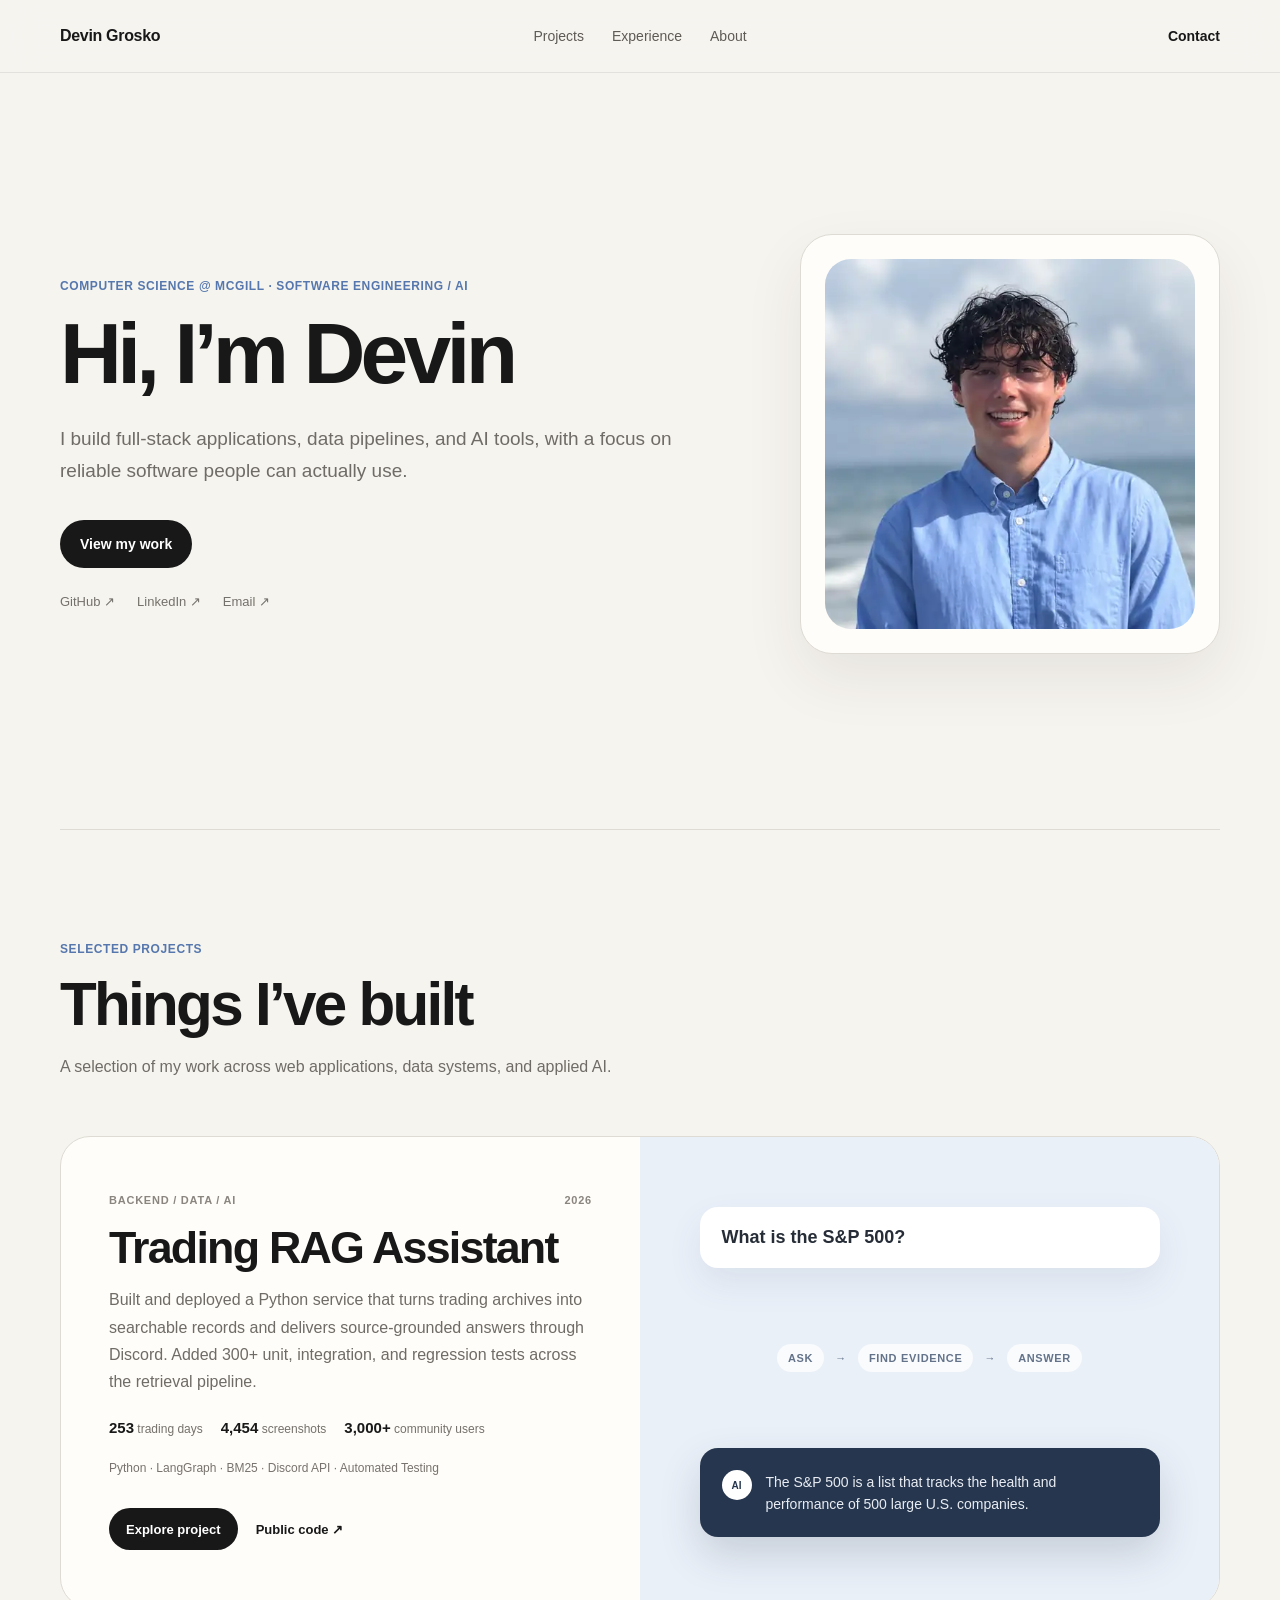
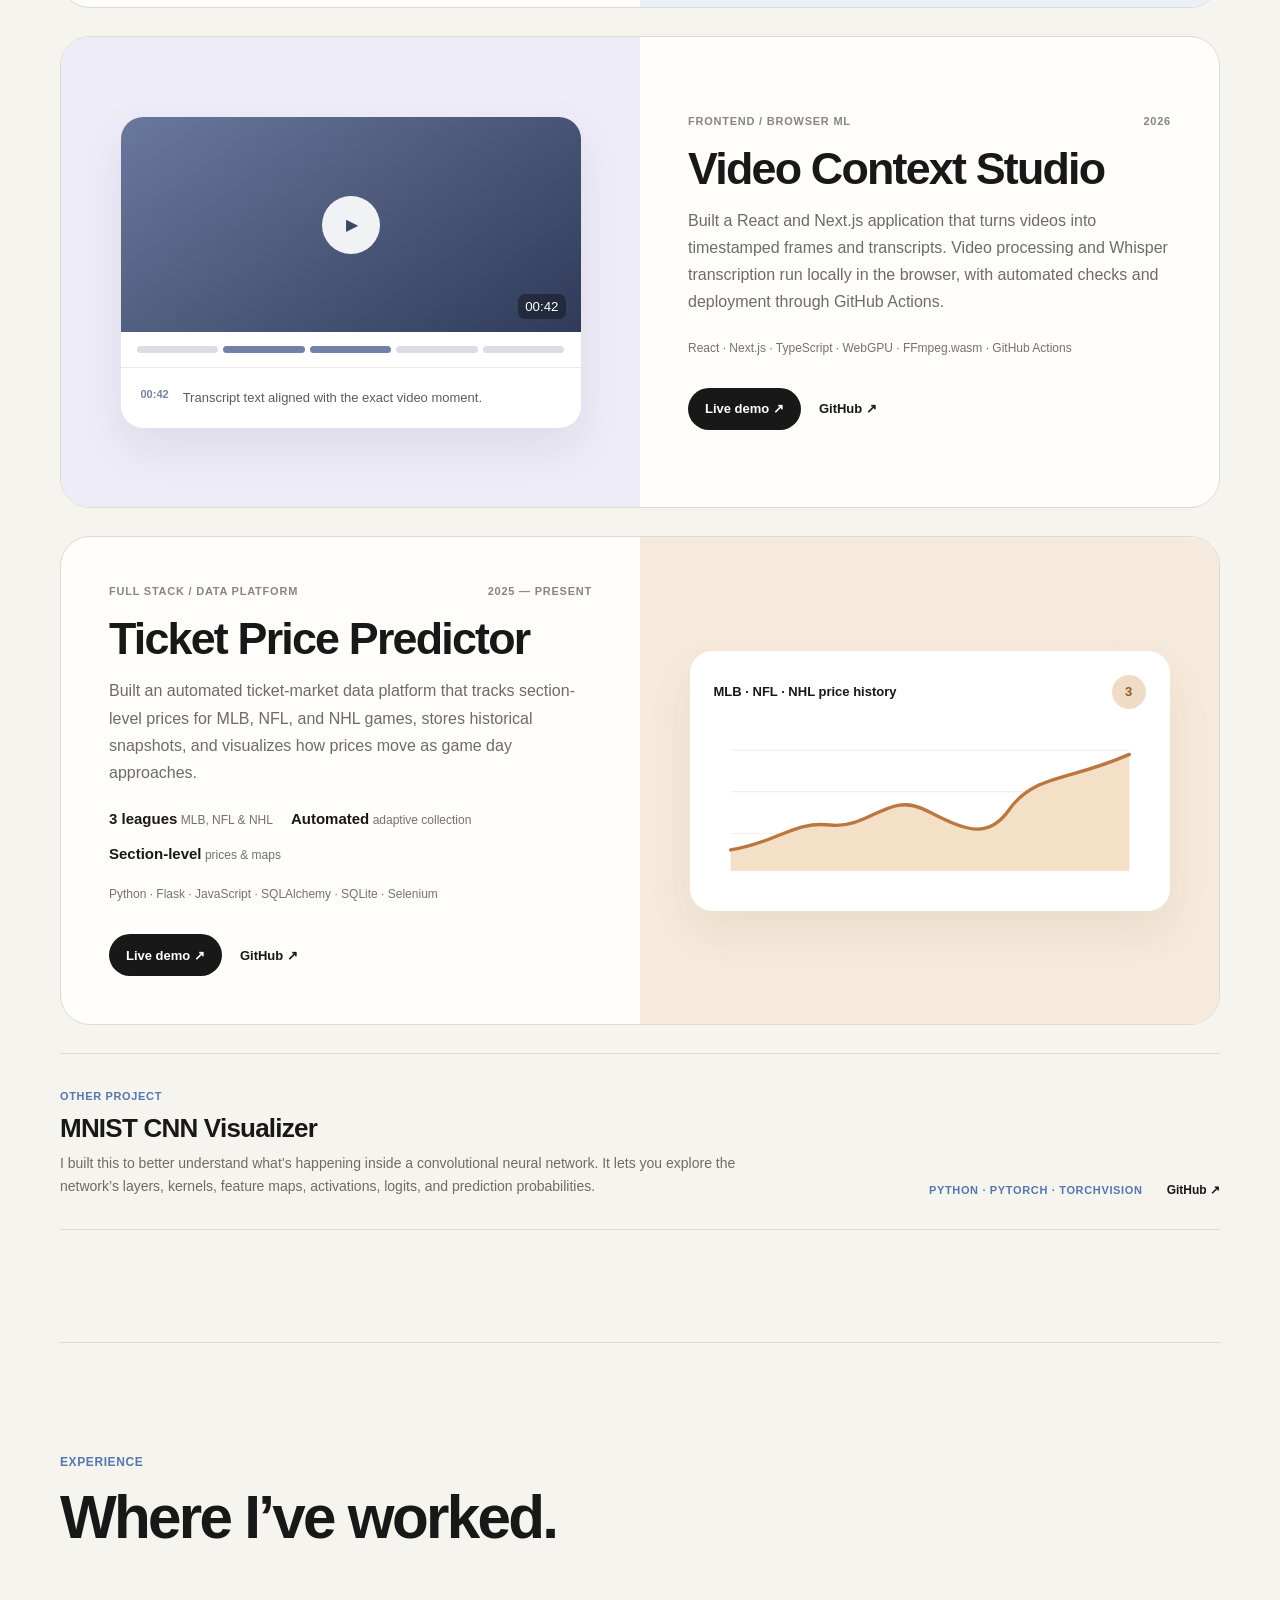
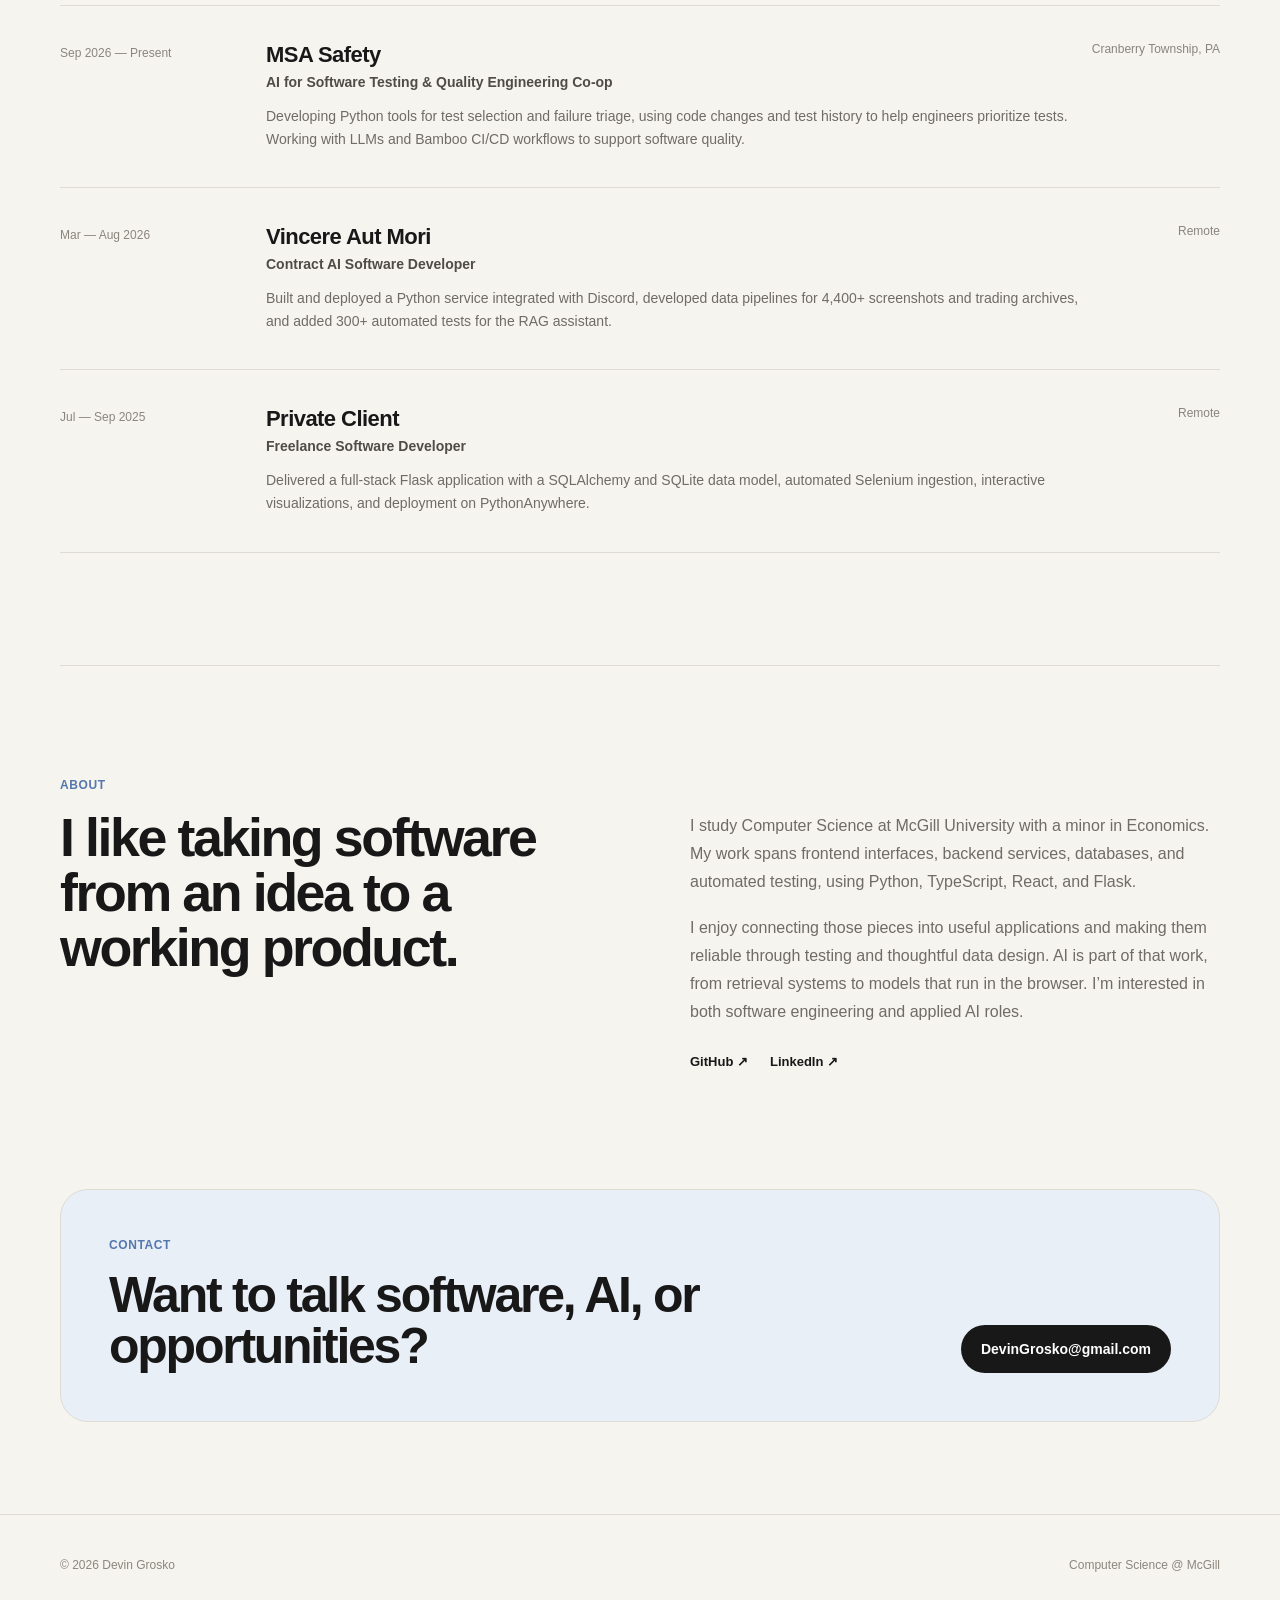
<file: index.html>
<!doctype html>
<html lang="en">
<head>
  <meta charset="utf-8" />
  <meta name="viewport" content="width=device-width, initial-scale=1" />
  <meta name="theme-color" content="#f6f4ef" />
  <meta name="description" content="Devin Grosko — Computer Science student at McGill building full-stack applications, data pipelines, and applied AI systems." />
  <meta property="og:title" content="Devin Grosko — Software Engineering & AI" />
  <meta property="og:description" content="Full-stack applications, data pipelines, testing, and applied AI." />
  <meta property="og:type" content="website" />
  <title>Devin Grosko — Software Engineering & AI</title>
  <link rel="stylesheet" href="home.css?v=1" />
  <link rel="stylesheet" href="portrait.css?v=1" />
</head>
<body>
  <header class="home-header">
    <div class="home-shell header-inner">
      <a class="wordmark" href="#top">Devin Grosko</a>
      <nav aria-label="Primary navigation">
        <a href="#projects">Projects</a>
        <a href="#experience">Experience</a>
        <a href="#about">About</a>
      </nav>
      <a class="header-link" href="mailto:DevinGrosko@gmail.com">Contact</a>
    </div>
  </header>

  <main id="top">
    <section class="home-shell hero-simple">
      <div class="hero-text reveal">
        <p class="hero-eyebrow">Computer Science @ McGill · Software Engineering / AI</p>
        <h1>Hi, I’m Devin</h1>
        <p class="hero-intro">I build full-stack applications, data pipelines, and AI tools, with a focus on reliable software people can actually use.</p>
        <div class="hero-actions-simple">
          <a class="primary-link" href="#projects">View my work</a>
        </div>
        <div class="hero-socials">
          <a href="https://github.com/DevingGrosko" target="_blank" rel="noreferrer">GitHub ↗</a>
          <a href="https://www.linkedin.com/in/devin-grosko-759a92289/" target="_blank" rel="noreferrer">LinkedIn ↗</a>
          <a href="mailto:DevinGrosko@gmail.com">Email ↗</a>
        </div>
      </div>

      <div class="portrait-card reveal" aria-label="Portrait of Devin Grosko">
        <div class="portrait-photo" role="img" aria-label="Devin Grosko headshot"></div>
      </div>
    </section>

    <section id="projects" class="home-shell home-section">
      <div class="section-intro reveal">
        <p class="section-label">Selected projects</p>
        <h2>Things I’ve built</h2>
        <p>A selection of my work across web applications, data systems, and applied AI.</p>
      </div>

      <div class="featured-projects">
        <article class="project-row reveal">
          <div class="project-copy-simple">
            <div class="project-topline"><span>Backend / Data / AI</span><span>2026</span></div>
            <h3>Trading RAG Assistant</h3>
            <p>Built and deployed a Python service that turns trading archives into searchable records and delivers source-grounded answers through Discord. Added 300+ unit, integration, and regression tests across the retrieval pipeline.</p>
            <div class="project-stats-inline"><span><strong>253</strong> trading days</span><span><strong>4,454</strong> screenshots</span><span><strong>3,000+</strong> community users</span></div>
            <div class="tech-list">Python · LangGraph · BM25 · Discord API · Automated Testing</div>
            <div class="project-actions-simple">
              <a class="primary-link small" href="trading-rag.html">Explore project</a>
              <a class="text-link" href="https://github.com/DevingGrosko/TradingResearchPipeline" target="_blank" rel="noreferrer">Public code ↗</a>
            </div>
          </div>
          <div class="project-art rag-art" aria-hidden="true">
            <div class="rag-bubble">What is the S&P 500?</div>
            <div class="rag-step-row"><span>Ask</span><i>→</i><span>Find evidence</span><i>→</i><span>Answer</span></div>
            <div class="rag-answer-card"><b>AI</b><p>The S&P 500 is a list that tracks the health and performance of 500 large U.S. companies.</p></div>
          </div>
        </article>

        <article class="project-row reverse reveal">
          <div class="project-copy-simple">
            <div class="project-topline"><span>Frontend / Browser ML</span><span>2026</span></div>
            <h3>Video Context Studio</h3>
            <p>Built a React and Next.js application that turns videos into timestamped frames and transcripts. Video processing and Whisper transcription run locally in the browser, with automated checks and deployment through GitHub Actions.</p>
            <div class="tech-list">React · Next.js · TypeScript · WebGPU · FFmpeg.wasm · GitHub Actions</div>
            <div class="project-actions-simple">
              <a class="primary-link small" href="https://devinggrosko.github.io/video-context-studio/" target="_blank" rel="noreferrer">Live demo ↗</a>
              <a class="text-link" href="https://github.com/DevingGrosko/video-context-studio" target="_blank" rel="noreferrer">GitHub ↗</a>
            </div>
          </div>
          <div class="project-art video-art" aria-hidden="true">
            <div class="video-card-simple">
              <div class="video-screen-simple"><span>▶</span><small>00:42</small></div>
              <div class="video-progress"><i></i><i></i><i></i><i></i><i></i></div>
              <div class="transcript-simple"><b>00:42</b><p>Transcript text aligned with the exact video moment.</p></div>
            </div>
          </div>
        </article>

        <article class="project-row reveal">
          <div class="project-copy-simple">
            <div class="project-topline"><span>Full Stack / Data Platform</span><span>2025 — Present</span></div>
            <h3>Ticket Price Predictor</h3>
            <p>Built an automated ticket-market data platform that tracks section-level prices for MLB, NFL, and NHL games, stores historical snapshots, and visualizes how prices move as game day approaches.</p>
            <div class="project-stats-inline"><span><strong>3 leagues</strong> MLB, NFL & NHL</span><span><strong>Automated</strong> adaptive collection</span><span><strong>Section-level</strong> prices & maps</span></div>
            <div class="tech-list">Python · Flask · JavaScript · SQLAlchemy · SQLite · Selenium</div>
            <div class="project-actions-simple">
              <a class="primary-link small" href="https://bunnyjeff.pythonanywhere.com/" target="_blank" rel="noreferrer">Live demo ↗</a>
              <a class="text-link" href="https://github.com/DevingGrosko/TicketPricePredictor-Public" target="_blank" rel="noreferrer">GitHub ↗</a>
            </div>
          </div>
          <div class="project-art ticket-art" aria-hidden="true">
            <div class="ticket-card-simple">
              <div class="ticket-card-head"><span>MLB · NFL · NHL price history</span><b>3</b></div>
              <svg viewBox="0 0 520 200" aria-hidden="true">
                <path class="chart-grid" d="M20 40H500M20 90H500M20 140H500M20 185H500" />
                <path class="chart-fill" d="M20 160 C80 150,95 125,140 130 S210 92,250 110 S325 155,355 112 S425 78,500 45 L500 185 L20 185Z" />
                <path class="chart-line-simple" d="M20 160 C80 150,95 125,140 130 S210 92,250 110 S325 155,355 112 S425 78,500 45" />
              </svg>
            </div>
          </div>
        </article>
      </div>

      <div class="other-project reveal">
        <div>
          <span>Other project</span>
          <h3>MNIST CNN Visualizer</h3>
          <p>I built this to better understand what’s happening inside a convolutional neural network. It lets you explore
            the network’s layers, kernels, feature maps, activations, logits, and prediction probabilities.</p>
        </div>
        <div class="other-project-links">
          <span>Python · PyTorch · Torchvision</span>
          <a href="https://github.com/DevingGrosko/MNIST-CNN-Visualizer" target="_blank" rel="noreferrer">GitHub ↗</a>
        </div>
      </div>
    </section>

    <section id="experience" class="home-shell home-section">
      <div class="section-intro reveal">
        <p class="section-label">Experience</p>
        <h2>Where I’ve worked.</h2>
      </div>

      <div class="experience-list">
        <article class="experience-item reveal">
          <div class="experience-date">Sep 2026 — Present</div>
          <div class="experience-main">
            <div class="experience-heading"><div><h3>MSA Safety</h3><p>AI for Software Testing & Quality Engineering Co-op</p></div><span>Cranberry Township, PA</span></div>
            <p class="experience-description">Developing Python tools for test selection and failure triage, using code changes and test history to help engineers prioritize tests. Working with LLMs and Bamboo CI/CD workflows to support software quality.</p>
          </div>
        </article>

        <article class="experience-item reveal">
          <div class="experience-date">Mar — Aug 2026</div>
          <div class="experience-main">
            <div class="experience-heading"><div><h3>Vincere Aut Mori</h3><p>Contract AI Software Developer</p></div><span>Remote</span></div>
            <p class="experience-description">Built and deployed a Python service integrated with Discord, developed data pipelines for 4,400+ screenshots and trading archives, and added 300+ automated tests for the RAG assistant.</p>
          </div>
        </article>

        <article class="experience-item reveal">
          <div class="experience-date">Jul — Sep 2025</div>
          <div class="experience-main">
            <div class="experience-heading"><div><h3>Private Client</h3><p>Freelance Software Developer</p></div><span>Remote</span></div>
            <p class="experience-description">Delivered a full-stack Flask application with a SQLAlchemy and SQLite data model, automated Selenium ingestion, interactive visualizations, and deployment on PythonAnywhere.</p>
          </div>
        </article>
      </div>
    </section>

    <section id="about" class="home-shell home-section about-simple">
      <div class="about-lead reveal">
        <p class="section-label">About</p>
        <h2>I like taking software from an idea to a working product.</h2>
      </div>
      <div class="about-body reveal">
        <p>I study Computer Science at McGill University with a minor in Economics. My work spans frontend interfaces, backend services, databases, and automated testing, using Python, TypeScript, React, and Flask.</p>
        <p>I enjoy connecting those pieces into useful applications and making them reliable through testing and thoughtful data design. AI is part of that work, from retrieval systems to models that run in the browser. I’m interested in both software engineering and applied AI roles.</p>
        <div class="about-links-simple">
          <a href="https://github.com/DevingGrosko" target="_blank" rel="noreferrer">GitHub ↗</a>
          <a href="https://www.linkedin.com/in/devin-grosko-759a92289/" target="_blank" rel="noreferrer">LinkedIn ↗</a>
        </div>
      </div>
    </section>

    <section class="home-shell contact-simple reveal">
      <div>
        <p class="section-label">Contact</p>
        <h2>Want to talk software, AI, or opportunities?</h2>
      </div>
      <a class="primary-link" href="mailto:DevinGrosko@gmail.com">DevinGrosko@gmail.com</a>
    </section>
  </main>

  <footer class="home-footer">
    <div class="home-shell footer-inner">
      <span>© <span id="year"></span> Devin Grosko</span>
      <span>Computer Science @ McGill</span>
    </div>
  </footer>

  <script src="script.js?v=5"></script>
</body>
</html>
</file>
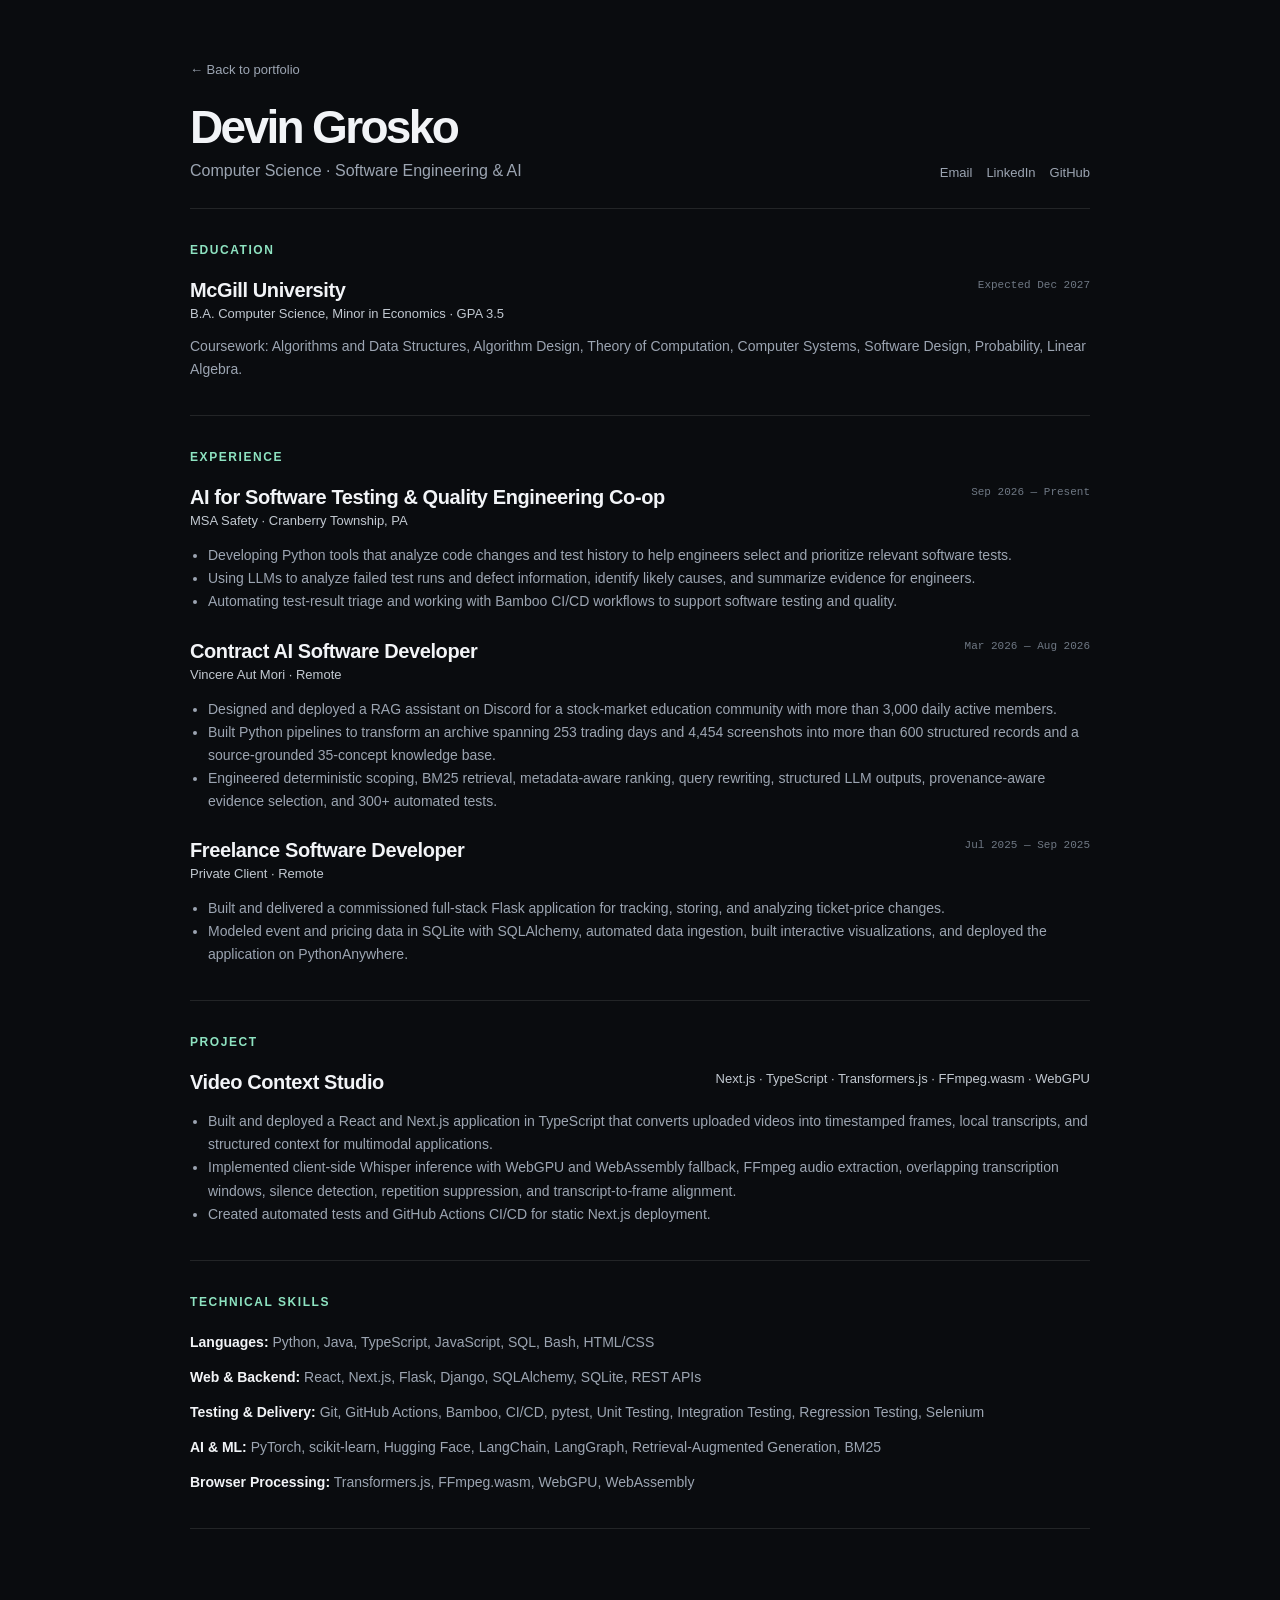
<file: resume.html>
<!doctype html><html lang="en"><head><meta charset="utf-8"><meta name="viewport" content="width=device-width,initial-scale=1"><title>Devin Grosko — Resume</title><link rel="stylesheet" href="styles.css"><style>body{background:#0a0c0f}.resume{width:min(calc(100% - 32px),900px);margin:60px auto 100px}.resume-header{display:flex;justify-content:space-between;gap:28px;align-items:end;padding-bottom:28px;border-bottom:1px solid var(--line)}.resume h1{font-size:46px}.resume-contact{display:flex;gap:14px;flex-wrap:wrap;color:var(--muted);font-size:13px}.resume-section{padding:34px 0;border-bottom:1px solid var(--line)}.resume-section h2{font-size:12px;text-transform:uppercase;letter-spacing:.13em;color:var(--accent);margin:0 0 22px}.resume-entry{display:grid;grid-template-columns:1fr auto;gap:4px 20px;margin-top:26px}.resume-entry:first-of-type{margin-top:0}.resume-entry h3{margin:0;font-size:20px;letter-spacing:-.02em}.resume-entry .where{color:#c2c9d1;font-size:13px}.resume-entry .date{color:var(--muted-2);font:11px ui-monospace,monospace;text-align:right}.resume-entry ul{grid-column:1/-1;color:var(--muted);line-height:1.65;font-size:14px;margin:12px 0 0;padding-left:18px}.resume-entry p{grid-column:1/-1;color:var(--muted);line-height:1.65;font-size:14px;margin:10px 0 0}.resume-skills{display:grid;gap:12px;color:var(--muted);font-size:14px;line-height:1.65}.resume-skills b{color:var(--text)}.back{display:inline-block;margin-bottom:28px;color:var(--muted);font-size:13px}.back:hover{color:var(--accent)}@media(max-width:620px){.resume{margin-top:30px}.resume-header{flex-direction:column;align-items:flex-start}.resume-entry{grid-template-columns:1fr}.resume-entry .date{text-align:left}.resume h1{font-size:40px}}</style></head><body><main class="resume"><a class="back" href="index.html">← Back to portfolio</a><header class="resume-header"><div><h1>Devin Grosko</h1><p style="color:var(--muted);margin:12px 0 0">Computer Science · Software Engineering & AI</p></div><div class="resume-contact"><a href="mailto:DevinGrosko@gmail.com">Email</a><a href="https://www.linkedin.com/in/devin-grosko-759a92289/">LinkedIn</a><a href="https://github.com/DevingGrosko">GitHub</a></div></header><section class="resume-section"><h2>Education</h2><div class="resume-entry"><h3>McGill University</h3><div class="date">Expected Dec 2027</div><div class="where">B.A. Computer Science, Minor in Economics · GPA 3.5</div><p>Coursework: Algorithms and Data Structures, Algorithm Design, Theory of Computation, Computer Systems, Software Design, Probability, Linear Algebra.</p></div></section><section class="resume-section"><h2>Experience</h2><div class="resume-entry"><h3>AI for Software Testing & Quality Engineering Co-op</h3><div class="date">Sep 2026 — Present</div><div class="where">MSA Safety · Cranberry Township, PA</div><ul><li>Developing Python tools that analyze code changes and test history to help engineers select and prioritize relevant software tests.</li><li>Using LLMs to analyze failed test runs and defect information, identify likely causes, and summarize evidence for engineers.</li><li>Automating test-result triage and working with Bamboo CI/CD workflows to support software testing and quality.</li></ul></div><div class="resume-entry"><h3>Contract AI Software Developer</h3><div class="date">Mar 2026 — Aug 2026</div><div class="where">Vincere Aut Mori · Remote</div><ul><li>Designed and deployed a RAG assistant on Discord for a stock-market education community with more than 3,000 daily active members.</li><li>Built Python pipelines to transform an archive spanning 253 trading days and 4,454 screenshots into more than 600 structured records and a source-grounded 35-concept knowledge base.</li><li>Engineered deterministic scoping, BM25 retrieval, metadata-aware ranking, query rewriting, structured LLM outputs, provenance-aware evidence selection, and 300+ automated tests.</li></ul></div><div class="resume-entry"><h3>Freelance Software Developer</h3><div class="date">Jul 2025 — Sep 2025</div><div class="where">Private Client · Remote</div><ul><li>Built and delivered a commissioned full-stack Flask application for tracking, storing, and analyzing ticket-price changes.</li><li>Modeled event and pricing data in SQLite with SQLAlchemy, automated data ingestion, built interactive visualizations, and deployed the application on PythonAnywhere.</li></ul></div></section><section class="resume-section"><h2>Project</h2><div class="resume-entry"><h3>Video Context Studio</h3><div class="where">Next.js · TypeScript · Transformers.js · FFmpeg.wasm · WebGPU</div><ul><li>Built and deployed a React and Next.js application in TypeScript that converts uploaded videos into timestamped frames, local transcripts, and structured context for multimodal applications.</li><li>Implemented client-side Whisper inference with WebGPU and WebAssembly fallback, FFmpeg audio extraction, overlapping transcription windows, silence detection, repetition suppression, and transcript-to-frame alignment.</li><li>Created automated tests and GitHub Actions CI/CD for static Next.js deployment.</li></ul></div></section><section class="resume-section"><h2>Technical Skills</h2><div class="resume-skills"><div><b>Languages:</b> Python, Java, TypeScript, JavaScript, SQL, Bash, HTML/CSS</div><div><b>Web & Backend:</b> React, Next.js, Flask, Django, SQLAlchemy, SQLite, REST APIs</div><div><b>Testing & Delivery:</b> Git, GitHub Actions, Bamboo, CI/CD, pytest, Unit Testing, Integration Testing, Regression Testing, Selenium</div><div><b>AI & ML:</b> PyTorch, scikit-learn, Hugging Face, LangChain, LangGraph, Retrieval-Augmented Generation, BM25</div><div><b>Browser Processing:</b> Transformers.js, FFmpeg.wasm, WebGPU, WebAssembly</div></div></section></main></body></html>
</file>
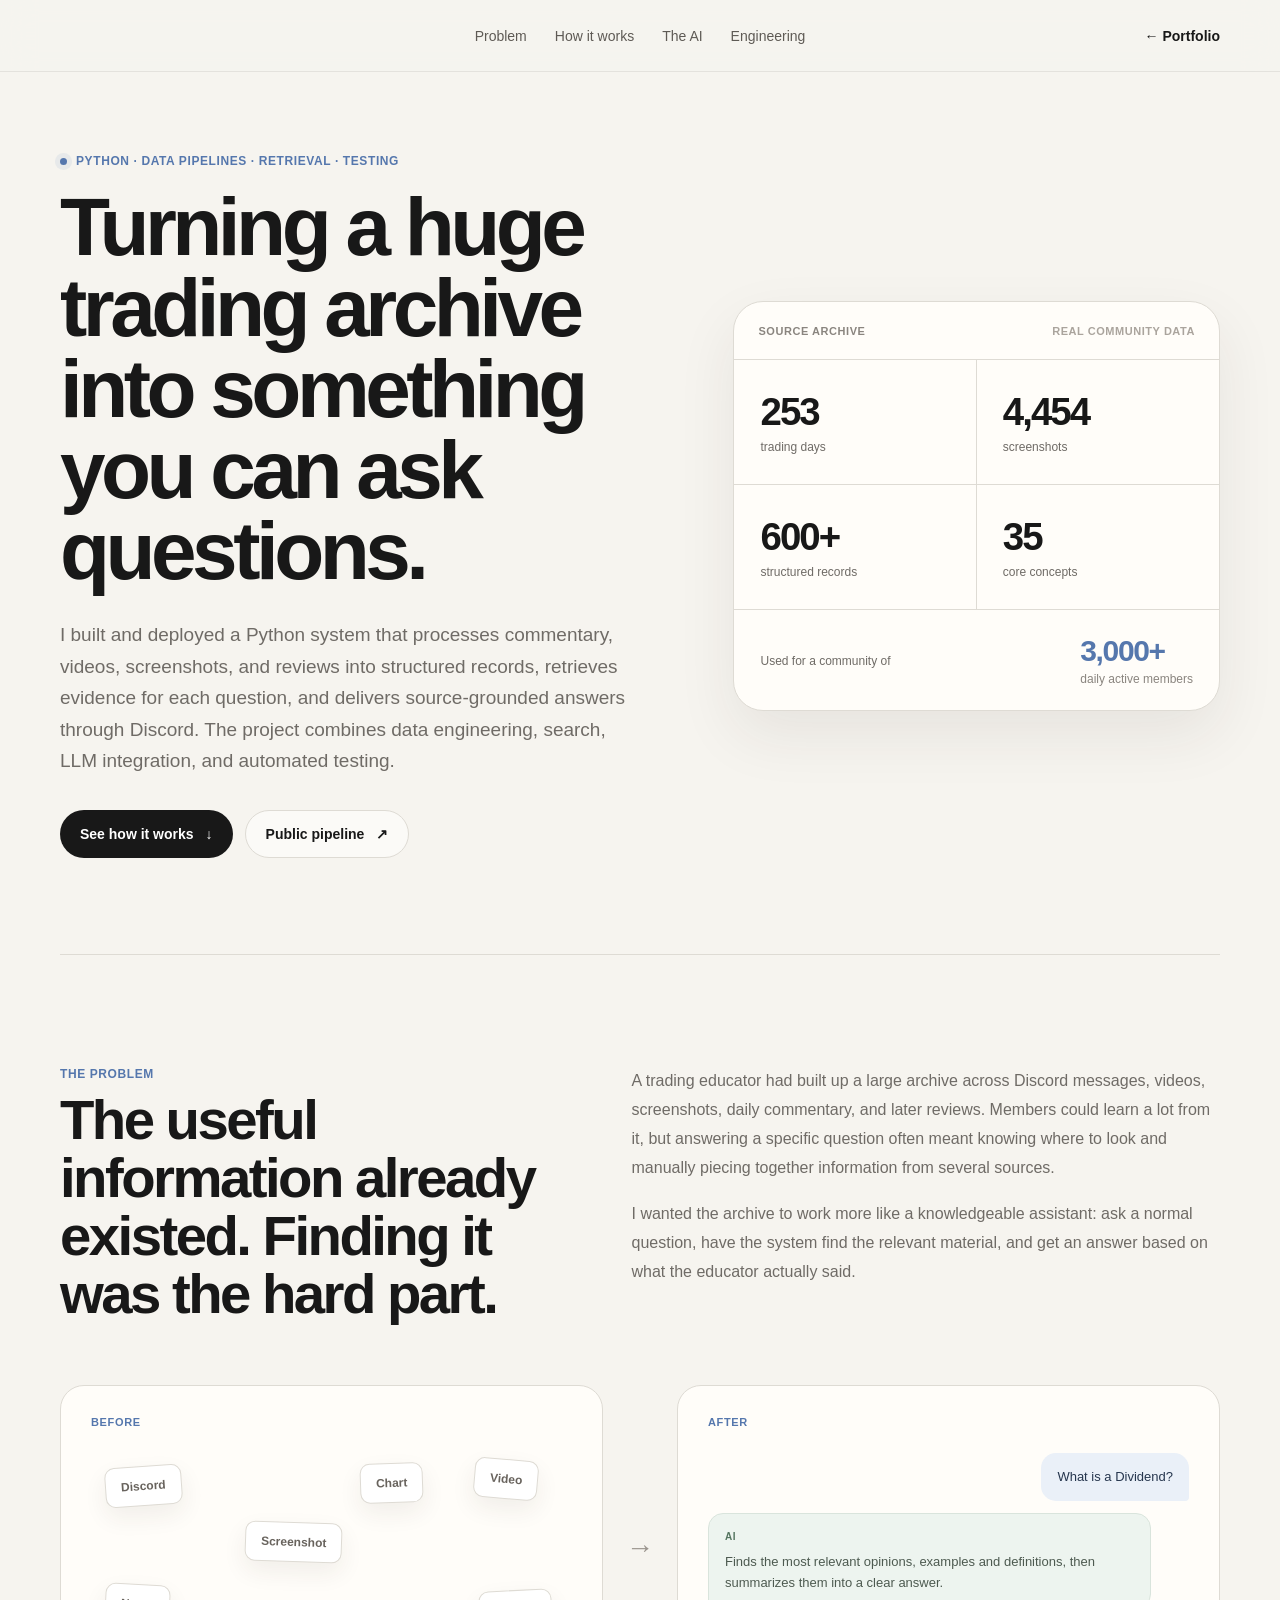
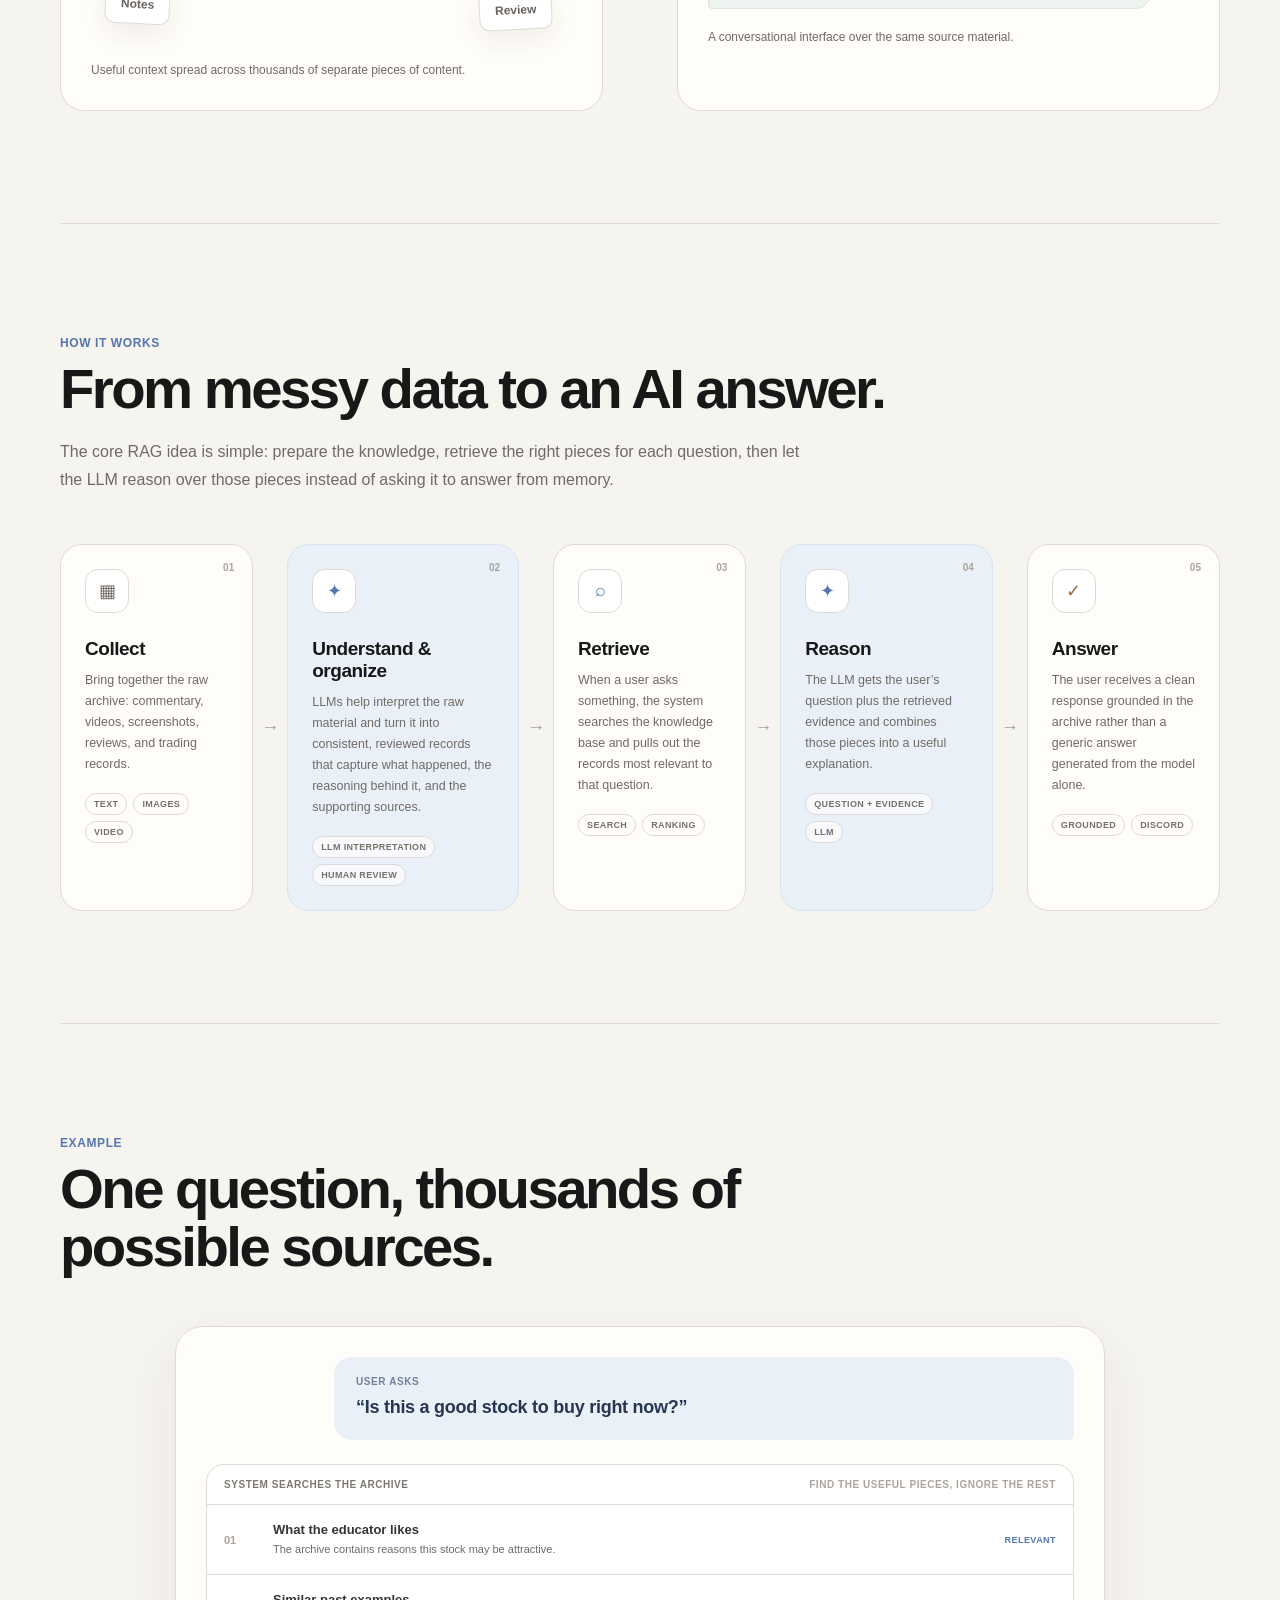
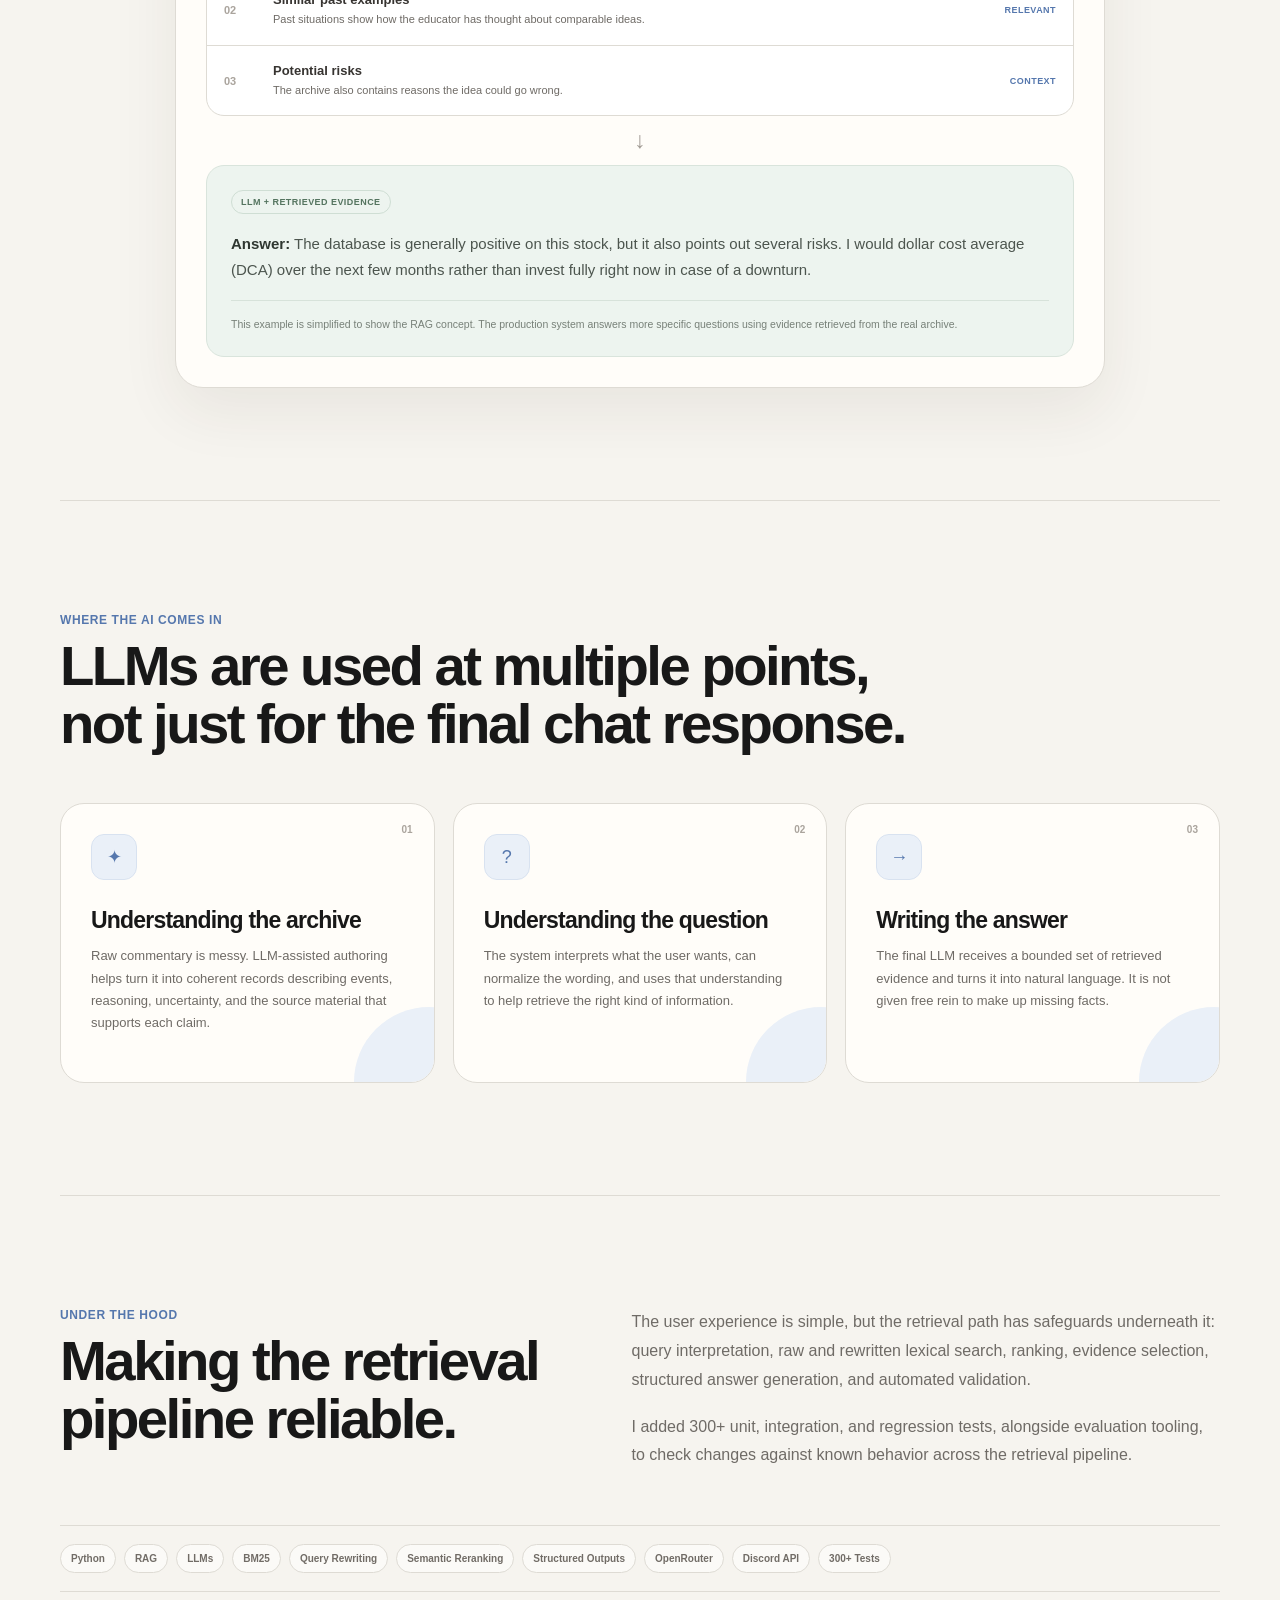
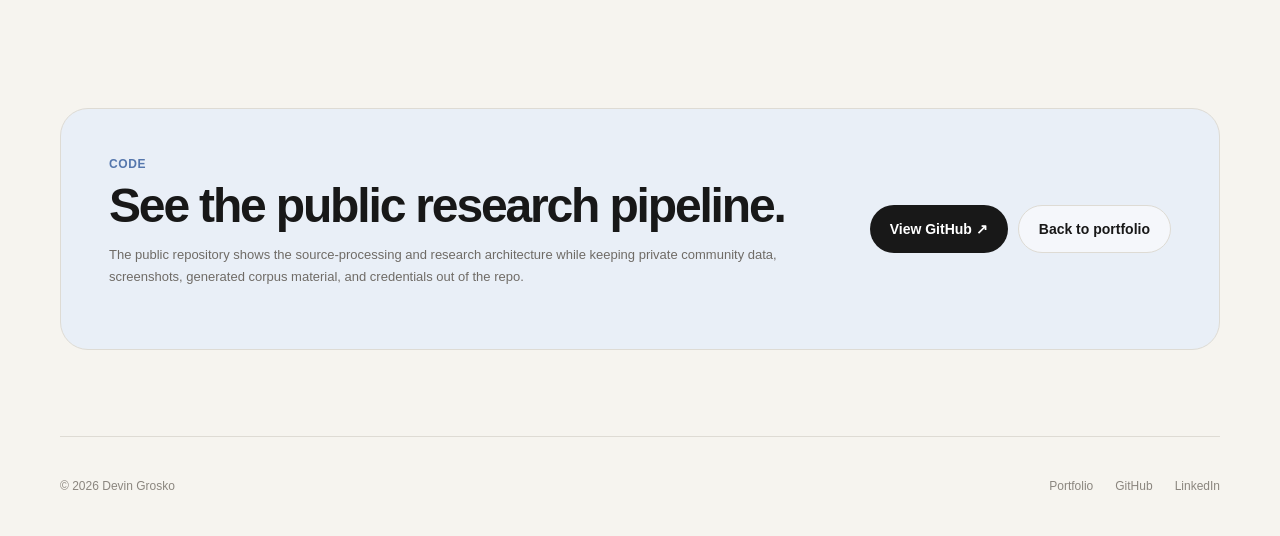
<file: trading-rag.html>
<!doctype html>
<html lang="en">
<head>
  <meta charset="utf-8" />
  <meta name="viewport" content="width=device-width, initial-scale=1" />
  <meta name="theme-color" content="#f6f4ef" />
  <meta name="description" content="How Devin Grosko built and tested a Python data pipeline and Discord service for source-grounded retrieval." />
  <meta property="og:title" content="Trading RAG Assistant — Devin Grosko" />
  <meta property="og:description" content="Data pipelines, retrieval architecture, Discord integration, and 300+ automated tests." />
  <meta property="og:type" content="website" />
  <title>Trading RAG Assistant — Devin Grosko</title>
  <link rel="stylesheet" href="styles.css?v=3" />
  <link rel="stylesheet" href="trading-rag.css?v=3" />
</head>
<body>
  <div class="noise" aria-hidden="true"></div>

  <header class="site-header detail-header">
    <a class="brand" href="index.html" aria-label="Back to Devin Grosko portfolio">DG</a>
    <nav aria-label="Project navigation">
      <a href="#problem">Problem</a>
      <a href="#pipeline">How it works</a>
      <a href="#ai">The AI</a>
      <a href="#engineering">Engineering</a>
    </nav>
    <a class="header-cta" href="index.html#projects">← Portfolio</a>
  </header>

  <main>
    <section class="detail-hero section-shell">
      <div class="detail-hero-copy reveal">
        <div class="eyebrow"><span class="status-dot"></span>Python · Data pipelines · Retrieval · Testing</div>
        <h1>Turning a huge trading archive into something you can ask questions.</h1>
        <p class="detail-lede">I built and deployed a Python system that processes commentary, videos, screenshots, and reviews into structured records, retrieves evidence for each question, and delivers source-grounded answers through Discord. The project combines data engineering, search, LLM integration, and automated testing.</p>
        <div class="hero-actions">
          <a class="button button-primary" href="#pipeline">See how it works <span aria-hidden="true">↓</span></a>
          <a class="button button-secondary" href="https://github.com/DevingGrosko/TradingResearchPipeline" target="_blank" rel="noreferrer">Public pipeline <span aria-hidden="true">↗</span></a>
        </div>
      </div>

      <div class="archive-card reveal" aria-label="Project scale">
        <div class="archive-card-top">
          <span>Source archive</span>
          <em>real community data</em>
        </div>
        <div class="archive-metrics">
          <div><strong>253</strong><span>trading days</span></div>
          <div><strong>4,454</strong><span>screenshots</span></div>
          <div><strong>600+</strong><span>structured records</span></div>
          <div><strong>35</strong><span>core concepts</span></div>
        </div>
        <div class="archive-community"><span>Used for a community of</span><strong>3,000+</strong><span>daily active members</span></div>
      </div>
    </section>

    <section id="problem" class="detail-section section-shell">
      <div class="story-grid reveal">
        <div>
          <p class="section-kicker">The problem</p>
          <h2>The useful information already existed. Finding it was the hard part.</h2>
        </div>
        <div class="story-copy">
          <p>A trading educator had built up a large archive across Discord messages, videos, screenshots, daily commentary, and later reviews. Members could learn a lot from it, but answering a specific question often meant knowing where to look and manually piecing together information from several sources.</p>
          <p>I wanted the archive to work more like a knowledgeable assistant: ask a normal question, have the system find the relevant material, and get an answer based on what the educator actually said.</p>
        </div>
      </div>

      <div class="before-after reveal">
        <div class="messy-side">
          <div class="side-label">Before</div>
          <div class="messy-files" aria-hidden="true">
            <span>Discord</span><span>Video</span><span>Screenshot</span><span>Review</span><span>Notes</span><span>Chart</span>
          </div>
          <p>Useful context spread across thousands of separate pieces of content.</p>
        </div>
        <div class="transform-arrow" aria-hidden="true">→</div>
        <div class="answer-side">
          <div class="side-label">After</div>
          <div class="simple-chat">
            <div class="chat-user"> What is a Dividend?</div>
            <div class="chat-ai"><span>AI</span> Finds the most relevant opinions, examples and definitions, then summarizes them into a clear answer.</div>
          </div>
          <p>A conversational interface over the same source material.</p>
        </div>
      </div>
    </section>

    <section id="pipeline" class="detail-section section-shell">
      <div class="detail-heading reveal">
        <p class="section-kicker">How it works</p>
        <h2>From messy data to an AI answer.</h2>
        <p class="heading-lede">The core RAG idea is simple: prepare the knowledge, retrieve the right pieces for each question, then let the LLM reason over those pieces instead of asking it to answer from memory.</p>
      </div>

      <div class="simple-pipeline reveal">
        <article class="simple-stage">
          <div class="simple-stage-number">01</div>
          <div class="simple-stage-icon source-icon" aria-hidden="true">▦</div>
          <h3>Collect</h3>
          <p>Bring together the raw archive: commentary, videos, screenshots, reviews, and trading records.</p>
          <div class="simple-stage-tags"><span>text</span><span>images</span><span>video</span></div>
        </article>
        <div class="simple-arrow" aria-hidden="true">→</div>
        <article class="simple-stage featured-stage">
          <div class="simple-stage-number">02</div>
          <div class="simple-stage-icon ai-icon" aria-hidden="true">✦</div>
          <h3>Understand & organize</h3>
          <p>LLMs help interpret the raw material and turn it into consistent, reviewed records that capture what happened, the reasoning behind it, and the supporting sources.</p>
          <div class="simple-stage-tags"><span>LLM interpretation</span><span>human review</span></div>
        </article>
        <div class="simple-arrow" aria-hidden="true">→</div>
        <article class="simple-stage">
          <div class="simple-stage-number">03</div>
          <div class="simple-stage-icon search-icon" aria-hidden="true">⌕</div>
          <h3>Retrieve</h3>
          <p>When a user asks something, the system searches the knowledge base and pulls out the records most relevant to that question.</p>
          <div class="simple-stage-tags"><span>search</span><span>ranking</span></div>
        </article>
        <div class="simple-arrow" aria-hidden="true">→</div>
        <article class="simple-stage featured-stage">
          <div class="simple-stage-number">04</div>
          <div class="simple-stage-icon ai-icon" aria-hidden="true">✦</div>
          <h3>Reason</h3>
          <p>The LLM gets the user’s question plus the retrieved evidence and combines those pieces into a useful explanation.</p>
          <div class="simple-stage-tags"><span>question + evidence</span><span>LLM</span></div>
        </article>
        <div class="simple-arrow" aria-hidden="true">→</div>
        <article class="simple-stage">
          <div class="simple-stage-number">05</div>
          <div class="simple-stage-icon answer-icon" aria-hidden="true">✓</div>
          <h3>Answer</h3>
          <p>The user receives a clean response grounded in the archive rather than a generic answer generated from the model alone.</p>
          <div class="simple-stage-tags"><span>grounded</span><span>Discord</span></div>
        </article>
      </div>
    </section>

    <section class="detail-section section-shell example-section">
      <div class="detail-heading reveal">
        <p class="section-kicker">Example</p>
        <h2>One question, thousands of possible sources.</h2>
      </div>

      <div class="rag-demo reveal">
        <div class="rag-demo-question">
          <span>User asks</span>
          <strong>“Is this a good stock to buy right now?”</strong>
        </div>

        <div class="rag-demo-search">
          <div class="search-head"><span>System searches the archive</span><em>find the useful pieces, ignore the rest</em></div>
          <div class="search-results">
            <div><b>01</b><span><strong>What the educator likes</strong><small>The archive contains reasons this stock may be attractive.</small></span><em>relevant</em></div>
            <div><b>02</b><span><strong>Similar past examples</strong><small>Past situations show how the educator has thought about comparable ideas.</small></span><em>relevant</em></div>
            <div><b>03</b><span><strong>Potential risks</strong><small>The archive also contains reasons the idea could go wrong.</small></span><em>context</em></div>
          </div>
        </div>

        <div class="demo-connector" aria-hidden="true">↓</div>

        <div class="rag-demo-answer">
          <div class="answer-badge">LLM + retrieved evidence</div>
          <p><strong>Answer:</strong> The database is generally positive on this stock, but it also points out several risks. I would dollar cost average (DCA) over the next few months rather than invest fully right now in case of a downturn.</p>
          <div class="answer-source-note">This example is simplified to show the RAG concept. The production system answers more specific questions using evidence retrieved from the real archive.</div>
        </div>
      </div>
    </section>

    <section id="ai" class="detail-section section-shell">
      <div class="detail-heading reveal">
        <p class="section-kicker">Where the AI comes in</p>
        <h2>LLMs are used at multiple points, not just for the final chat response.</h2>
      </div>

      <div class="ai-role-grid">
        <article class="ai-role reveal">
          <div class="ai-role-step">01</div>
          <div class="ai-role-mark" aria-hidden="true">✦</div>
          <h3>Understanding the archive</h3>
          <p>Raw commentary is messy. LLM-assisted authoring helps turn it into coherent records describing events, reasoning, uncertainty, and the source material that supports each claim.</p>
        </article>
        <article class="ai-role reveal">
          <div class="ai-role-step">02</div>
          <div class="ai-role-mark" aria-hidden="true">?</div>
          <h3>Understanding the question</h3>
          <p>The system interprets what the user wants, can normalize the wording, and uses that understanding to help retrieve the right kind of information.</p>
        </article>
        <article class="ai-role reveal">
          <div class="ai-role-step">03</div>
          <div class="ai-role-mark" aria-hidden="true">→</div>
          <h3>Writing the answer</h3>
          <p>The final LLM receives a bounded set of retrieved evidence and turns it into natural language. It is not given free rein to make up missing facts.</p>
        </article>
      </div>
    </section>

    <section id="engineering" class="detail-section section-shell engineering-section">
      <div class="story-grid reveal">
        <div>
          <p class="section-kicker">Under the hood</p>
          <h2>Making the retrieval pipeline reliable.</h2>
        </div>
        <div class="story-copy">
          <p>The user experience is simple, but the retrieval path has safeguards underneath it: query interpretation, raw and rewritten lexical search, ranking, evidence selection, structured answer generation, and automated validation.</p>
          <p>I added 300+ unit, integration, and regression tests, alongside evaluation tooling, to check changes against known behavior across the retrieval pipeline.</p>
        </div>
      </div>

      <div class="tech-strip reveal">
        <span>Python</span><span>RAG</span><span>LLMs</span><span>BM25</span><span>Query Rewriting</span><span>Semantic Reranking</span><span>Structured Outputs</span><span>OpenRouter</span><span>Discord API</span><span>300+ Tests</span>
      </div>
    </section>

    <section class="project-cta section-shell reveal">
      <div>
        <p class="section-kicker">Code</p>
        <h2>See the public research pipeline.</h2>
        <p>The public repository shows the source-processing and research architecture while keeping private community data, screenshots, generated corpus material, and credentials out of the repo.</p>
      </div>
      <div class="project-cta-actions">
        <a class="button button-primary" href="https://github.com/DevingGrosko/TradingResearchPipeline" target="_blank" rel="noreferrer">View GitHub ↗</a>
        <a class="button button-secondary" href="index.html#projects">Back to portfolio</a>
      </div>
    </section>
  </main>

  <footer class="site-footer section-shell">
    <span>© <span id="year"></span> Devin Grosko</span>
    <div><a href="index.html">Portfolio</a><a href="https://github.com/DevingGrosko" target="_blank" rel="noreferrer">GitHub</a><a href="https://www.linkedin.com/in/devin-grosko-759a92289/" target="_blank" rel="noreferrer">LinkedIn</a></div>
  </footer>
  <script src="script.js?v=4"></script>
</body>
</html>
</file>
<file: home.css>
*{box-sizing:border-box}html{scroll-behavior:smooth}:root{--bg:#f6f4ef;--paper:#fffdf9;--text:#181818;--muted:#6f6b66;--line:#dedbd4;--accent:#5577ad;--accent-soft:#eaf0f8;--green-soft:#edf4ef;--warm-soft:#f6eadc;--max:1160px}body{margin:0;background:var(--bg);color:var(--text);font-family:-apple-system,BlinkMacSystemFont,"Segoe UI",Inter,Helvetica,Arial,sans-serif;-webkit-font-smoothing:antialiased}a{color:inherit;text-decoration:none}::selection{background:#dbe6f6}.home-shell{width:min(calc(100% - 48px),var(--max));margin-inline:auto}.home-header{position:sticky;top:0;z-index:30;background:rgba(246,244,239,.88);backdrop-filter:blur(16px);-webkit-backdrop-filter:blur(16px);border-bottom:1px solid rgba(24,24,24,.08)}.header-inner{height:72px;display:grid;grid-template-columns:1fr auto 1fr;align-items:center}.wordmark{font-size:16px;font-weight:750;letter-spacing:-.02em}.home-header nav{display:flex;gap:28px;font-size:14px;color:#5e5a55}.home-header nav a,.header-link,.hero-socials a,.text-link,.about-links-simple a{transition:color .2s ease}.home-header nav a:hover,.header-link:hover,.hero-socials a:hover,.text-link:hover,.about-links-simple a:hover{color:var(--accent)}.header-link{justify-self:end;font-size:14px;font-weight:650}.hero-simple{min-height:calc(92svh - 72px);display:grid;grid-template-columns:1.18fr .82fr;gap:clamp(56px,8vw,110px);align-items:center;padding:82px 0 96px}.hero-eyebrow,.section-label{margin:0 0 18px;color:var(--accent);font-size:12px;font-weight:720;letter-spacing:.05em;text-transform:uppercase}.hero-simple h1{margin:0;max-width:760px;font-size:clamp(54px,6.7vw,88px);line-height:.98;letter-spacing:-.055em;font-weight:760}.hero-intro{max-width:690px;margin:28px 0 0;color:var(--muted);font-size:19px;line-height:1.65}.hero-actions-simple{display:flex;gap:12px;align-items:center;margin-top:34px}.primary-link,.secondary-link{min-height:48px;display:inline-flex;align-items:center;justify-content:center;border-radius:999px;padding:0 20px;font-size:14px;font-weight:700;transition:transform .2s ease,background .2s ease,color .2s ease}.primary-link{background:var(--text);color:#fff}.primary-link:hover{transform:translateY(-2px);background:var(--accent)}.secondary-link{border:1px solid var(--line);background:rgba(255,255,255,.55)}.secondary-link:hover{transform:translateY(-2px);background:#fff}.primary-link.small{min-height:42px;padding:0 17px;font-size:13px}.hero-socials{display:flex;gap:22px;flex-wrap:wrap;margin-top:26px;color:#74706b;font-size:13px}.portrait-card{justify-self:end;width:min(100%,420px);padding:24px;border:1px solid var(--line);border-radius:32px;background:var(--paper);box-shadow:0 24px 60px rgba(51,44,33,.08)}.portrait-photo{width:100%;aspect-ratio:1;background-size:cover;background-position:center;border-radius:26px;background-color:#dfe8f2}.portrait-note{display:grid;grid-template-columns:auto 1fr;gap:18px;align-items:start;padding:22px 4px 2px}.portrait-note span{color:var(--accent);font-size:11px;font-weight:750;text-transform:uppercase;letter-spacing:.07em}.portrait-note p{margin:0;color:#54514c;font-size:14px;line-height:1.5}.home-section{padding:112px 0;border-top:1px solid var(--line)}.section-intro{max-width:760px;margin-bottom:56px}.section-intro h2,.about-lead h2,.contact-simple h2{margin:0;font-size:clamp(40px,4.7vw,64px);letter-spacing:-.045em;line-height:1.03}.section-intro>p:last-child{max-width:620px;margin:18px 0 0;color:var(--muted);font-size:16px;line-height:1.65}.featured-projects{display:grid;gap:28px}.project-row{display:grid;grid-template-columns:1fr 1fr;min-height:470px;border:1px solid var(--line);border-radius:30px;background:var(--paper);overflow:hidden}.project-row.reverse .project-copy-simple{order:2}.project-row.reverse .project-art{order:1}.project-copy-simple{padding:48px;display:flex;flex-direction:column;justify-content:center}.project-topline{display:flex;justify-content:space-between;gap:20px;color:#8a857f;font-size:11px;font-weight:700;letter-spacing:.07em;text-transform:uppercase}.project-copy-simple h3{margin:16px 0 13px;font-size:clamp(34px,3.5vw,48px);letter-spacing:-.04em}.project-copy-simple>p{margin:0;max-width:590px;color:var(--muted);font-size:16px;line-height:1.7}.project-stats-inline{display:flex;gap:18px;flex-wrap:wrap;margin-top:24px;color:#75716b;font-size:12px}.project-stats-inline strong{color:var(--text);font-size:15px}.tech-list{margin-top:23px;color:#77726d;font-size:12px;line-height:1.6}.project-actions-simple{display:flex;gap:18px;align-items:center;margin-top:30px}.text-link{font-size:13px;font-weight:700}.project-art{min-height:470px;display:grid;place-items:center;padding:44px}.rag-art{background:var(--accent-soft)}.rag-art>*{width:min(100%,460px)}.rag-bubble{padding:20px 22px;border-radius:18px;background:#fff;color:#262d37;font-size:18px;font-weight:700;box-shadow:0 15px 35px rgba(58,81,119,.09)}.rag-step-row{display:flex;align-items:center;justify-content:center;gap:11px;margin:24px 0;color:#64738a;font-size:11px;font-weight:750;text-transform:uppercase;letter-spacing:.06em}.rag-step-row span{padding:8px 11px;border-radius:999px;background:rgba(255,255,255,.72)}.rag-step-row i{font-style:normal}.rag-answer-card{padding:22px;border-radius:18px;background:#26364e;color:#fff;display:grid;grid-template-columns:32px 1fr;gap:12px;box-shadow:0 18px 40px rgba(38,54,78,.18)}.rag-answer-card b{width:30px;height:30px;border-radius:50%;display:grid;place-items:center;background:#fff;color:#26364e;font-size:10px}.rag-answer-card p{margin:2px 0 0;line-height:1.55;font-size:14px;color:#e9edf3}.video-art{background:#eeecf7}.video-card-simple{width:min(100%,460px);border-radius:22px;background:#fff;box-shadow:0 20px 45px rgba(70,65,99,.10);overflow:hidden}.video-screen-simple{height:215px;display:grid;place-items:center;position:relative;background:linear-gradient(145deg,#69789d,#303b59);color:#fff}.video-screen-simple>span{width:58px;height:58px;border-radius:50%;display:grid;place-items:center;background:rgba(255,255,255,.92);color:#3d4866;padding-left:3px}.video-screen-simple small{position:absolute;right:15px;bottom:13px;padding:5px 7px;border-radius:7px;background:rgba(0,0,0,.35)}.video-progress{display:flex;gap:5px;padding:14px 16px;border-bottom:1px solid #ece9e3}.video-progress i{height:7px;flex:1;border-radius:99px;background:#dedbe7}.video-progress i:nth-child(2),.video-progress i:nth-child(3){background:#7181a8}.transcript-simple{padding:20px;display:grid;grid-template-columns:auto 1fr;gap:14px;align-items:start}.transcript-simple b{color:#7783a1;font-size:11px}.transcript-simple p{margin:0;color:#5f5c58;font-size:13px;line-height:1.5}.ticket-art{background:var(--warm-soft)}.ticket-card-simple{width:min(100%,480px);padding:24px;border-radius:22px;background:#fff;box-shadow:0 20px 45px rgba(112,76,34,.09)}.ticket-card-head{display:flex;justify-content:space-between;align-items:center;font-size:13px;font-weight:700}.ticket-card-head b{width:34px;height:34px;border-radius:50%;display:grid;place-items:center;background:#f0dcc5;color:#8a5b2f}.ticket-card-simple svg{width:100%;margin-top:8px}.chart-grid{fill:none;stroke:#eee9e2;stroke-width:1}.chart-fill{fill:#f4dfc7}.chart-line-simple{fill:none;stroke:#bc7740;stroke-width:4;stroke-linecap:round}.other-project{margin-top:28px;display:grid;grid-template-columns:1fr auto;gap:50px;align-items:end;padding:32px 0;border-top:1px solid var(--line);border-bottom:1px solid var(--line)}.other-project>div>span{color:var(--accent);font-size:11px;text-transform:uppercase;font-weight:750;letter-spacing:.06em}.other-project h3{margin:9px 0 8px;font-size:26px;letter-spacing:-.03em}.other-project p{margin:0;max-width:700px;color:var(--muted);font-size:14px;line-height:1.6}.other-project-links{display:flex;gap:24px;align-items:center;color:#77726c;font-size:12px;white-space:nowrap}.other-project-links a{color:var(--text);font-weight:700}.experience-list{border-top:1px solid var(--line)}.experience-item{display:grid;grid-template-columns:170px 1fr;gap:36px;padding:36px 0;border-bottom:1px solid var(--line)}.experience-date{color:#8a857f;font-size:12px;padding-top:4px}.experience-heading{display:flex;justify-content:space-between;gap:30px;align-items:start}.experience-heading h3{margin:0;font-size:22px;letter-spacing:-.025em}.experience-heading p{margin:6px 0 0;color:#4f4c48;font-size:14px;font-weight:600}.experience-heading>span{color:#89847f;font-size:12px}.experience-description{max-width:820px;margin:15px 0 0;color:var(--muted);font-size:14px;line-height:1.65}.about-simple{display:grid;grid-template-columns:1fr 1fr;gap:100px;align-items:start}.about-lead h2{font-size:clamp(38px,4.2vw,58px)}.about-body{padding-top:34px}.about-body>p{margin:0;color:var(--muted);font-size:16px;line-height:1.75}.about-body>p+p{margin-top:18px}.about-links-simple{display:flex;gap:22px;flex-wrap:wrap;margin-top:28px;font-size:13px;font-weight:700}.contact-simple{margin-top:8px;margin-bottom:92px;display:flex;justify-content:space-between;align-items:end;gap:50px;padding:48px;border:1px solid var(--line);border-radius:28px;background:#e9eff7}.contact-simple h2{font-size:clamp(34px,4vw,50px);max-width:680px}.contact-simple .primary-link{flex:0 0 auto}.home-footer{border-top:1px solid var(--line)}.footer-inner{min-height:100px;display:flex;justify-content:space-between;align-items:center;color:#8b867f;font-size:12px}.reveal{opacity:0;transform:translateY(14px);transition:opacity .55s ease,transform .55s ease}.reveal.visible{opacity:1;transform:none}@media(max-width:950px){.home-header nav{display:none}.header-inner{grid-template-columns:1fr auto}.hero-simple{grid-template-columns:1fr;min-height:auto;padding-top:64px}.portrait-card{justify-self:start;max-width:390px}.project-row,.project-row.reverse{grid-template-columns:1fr}.project-row.reverse .project-copy-simple,.project-row.reverse .project-art{order:initial}.project-art{min-height:360px}.about-simple{grid-template-columns:1fr;gap:20px}.about-body{padding-top:0}.contact-simple{align-items:flex-start;flex-direction:column}}@media(max-width:650px){.home-shell{width:min(calc(100% - 28px),var(--max))}.header-inner{height:64px}.hero-simple{padding:48px 0 70px;gap:42px}.hero-simple h1{font-size:clamp(46px,13vw,62px)}.hero-intro{font-size:17px}.hero-actions-simple{align-items:stretch;flex-direction:column}.primary-link,.secondary-link{width:100%}.portrait-card{width:100%;padding:16px;border-radius:24px}.portrait-photo{border-radius:20px}.portrait-note{grid-template-columns:1fr;gap:6px}.home-section{padding:82px 0}.section-intro{margin-bottom:38px}.project-row{border-radius:24px}.project-copy-simple{padding:28px 24px}.project-art{padding:24px;min-height:300px}.project-copy-simple h3{font-size:34px}.project-stats-inline{gap:12px}.project-actions-simple{flex-direction:column;align-items:stretch}.project-actions-simple .primary-link{width:100%}.other-project{grid-template-columns:1fr;gap:22px;align-items:start}.other-project-links{flex-direction:column;align-items:flex-start;gap:10px;white-space:normal}.experience-item{grid-template-columns:1fr;gap:10px}.experience-heading{flex-direction:column;gap:6px}.contact-simple{padding:30px 24px}.contact-simple .primary-link{width:100%}.footer-inner{min-height:90px;align-items:flex-start;justify-content:center;flex-direction:column;gap:7px}}@media(prefers-reduced-motion:reduce){html{scroll-behavior:auto}.reveal{opacity:1;transform:none;transition:none}.primary-link,.secondary-link{transition:none}}
</file>
<file: portrait.css>
.portrait-photo{background-image:url("assets/devin-home-portrait.webp");background-size:cover;background-position:center 34%;}
</file>
<file: styles.css>
:root{--bg:#0a0c0f;--surface:#101318;--line:rgba(255,255,255,.10);--line-strong:rgba(255,255,255,.18);--text:#f2f4f7;--muted:#9ca5b2;--muted-2:#6f7884;--accent:#8ee3c1;--accent-2:#a9b9ff;--warm:#f2bf8a;--max:1180px;--radius:24px}*{box-sizing:border-box}html{scroll-behavior:smooth}body{margin:0;color:var(--text);background:radial-gradient(circle at 15% 5%,rgba(73,120,112,.15),transparent 27rem),radial-gradient(circle at 85% 15%,rgba(92,102,155,.12),transparent 25rem),var(--bg);font-family:Inter,ui-sans-serif,-apple-system,BlinkMacSystemFont,"Segoe UI",sans-serif;-webkit-font-smoothing:antialiased}::selection{background:var(--accent);color:#07100c}a{color:inherit;text-decoration:none}.noise{position:fixed;inset:0;pointer-events:none;opacity:.035;z-index:100;background-image:url("data:image/svg+xml,%3Csvg viewBox='0 0 140 140' xmlns='http://www.w3.org/2000/svg'%3E%3Cfilter id='n'%3E%3CfeTurbulence type='fractalNoise' baseFrequency='.9' numOctaves='3' stitchTiles='stitch'/%3E%3C/filter%3E%3Crect width='100%25' height='100%25' filter='url(%23n)' opacity='.7'/%3E%3C/svg%3E")}.section-shell{width:min(calc(100% - 40px),var(--max));margin-inline:auto}.site-header{width:min(calc(100% - 40px),var(--max));height:78px;margin:0 auto;display:grid;grid-template-columns:1fr auto 1fr;align-items:center;position:relative;z-index:20}.brand{width:38px;height:38px;border-radius:12px;display:grid;place-items:center;border:1px solid var(--line-strong);background:rgba(255,255,255,.035);font-weight:800;letter-spacing:-.05em}.site-header nav{display:flex;gap:30px;color:#c7cdd5;font-size:14px}.site-header nav a,.social-row a,.site-footer a{transition:color .2s ease}.site-header nav a:hover,.social-row a:hover,.site-footer a:hover{color:var(--accent)}.header-cta{justify-self:end;padding:10px 15px;border:1px solid var(--line-strong);border-radius:999px;font-size:13px;font-weight:650;transition:.2s ease}.header-cta:hover{background:var(--text);color:#0b0d10;border-color:var(--text)}.hero{min-height:calc(100svh - 78px);padding:84px 0 92px;display:grid;grid-template-columns:1.05fr .95fr;gap:clamp(44px,7vw,100px);align-items:center}.eyebrow,.section-kicker{color:#b7c0cb;text-transform:uppercase;letter-spacing:.14em;font-size:11px;font-weight:700}.eyebrow{display:flex;align-items:center;gap:10px;margin-bottom:22px}.status-dot{width:7px;height:7px;border-radius:50%;background:var(--accent);box-shadow:0 0 0 5px rgba(142,227,193,.08)}h1{margin:0;max-width:820px;font-size:clamp(48px,6vw,86px);line-height:.98;letter-spacing:-.058em;font-weight:720}.hero-lede{max-width:680px;margin:26px 0 0;color:var(--muted);font-size:clamp(17px,1.6vw,20px);line-height:1.62}.hero-actions{display:flex;gap:12px;margin-top:34px}.button{min-height:48px;display:inline-flex;align-items:center;justify-content:center;gap:15px;padding:0 18px;border-radius:12px;font-size:14px;font-weight:700;transition:transform .2s ease,background .2s ease,border-color .2s ease}.button:hover{transform:translateY(-2px)}.button-primary{background:var(--text);color:#0b0d10}.button-primary:hover{background:var(--accent)}.button-secondary{border:1px solid var(--line-strong);background:rgba(255,255,255,.025)}.button-secondary:hover{border-color:rgba(255,255,255,.35);background:rgba(255,255,255,.055)}.social-row{display:flex;flex-wrap:wrap;gap:22px;margin-top:30px;color:var(--muted);font-size:13px}.hero-panel{border:1px solid var(--line);border-radius:var(--radius);overflow:hidden;background:linear-gradient(180deg,rgba(255,255,255,.045),rgba(255,255,255,.018));box-shadow:0 35px 80px rgba(0,0,0,.28)}.terminal-bar{height:50px;display:flex;align-items:center;gap:7px;padding:0 16px;border-bottom:1px solid var(--line)}.terminal-bar>span{width:7px;height:7px;border-radius:50%;background:#454d58}.terminal-bar p{margin:0 0 0 auto;color:var(--muted-2);font:11px ui-monospace,SFMono-Regular,Menlo,monospace}.terminal-body{padding:28px}.code-line{font:13px/2 ui-monospace,SFMono-Regular,Menlo,monospace;color:#d6dbe1;white-space:nowrap}.code-line .ln{color:#4d5662;display:inline-block;width:34px;user-select:none}.code-line.indent{padding-left:18px}.code-line .muted{color:var(--accent-2)}.code-line .string{color:var(--accent)}.terminal-divider{height:1px;background:var(--line);margin:24px 0}.metric-grid{display:grid;grid-template-columns:1fr 1fr;gap:10px}.metric-grid>div{padding:16px;border:1px solid var(--line);border-radius:14px;background:rgba(255,255,255,.02)}.metric-grid strong{display:block;font-size:24px;letter-spacing:-.04em}.metric-grid span{display:block;color:var(--muted-2);font-size:11px;margin-top:4px;line-height:1.4}.section-block{padding:120px 0;border-top:1px solid var(--line)}.section-heading{display:flex;justify-content:space-between;gap:40px;align-items:end;margin-bottom:46px}.section-heading h2,.about-copy h2{margin:9px 0 0;font-size:clamp(35px,4vw,54px);line-height:1.03;letter-spacing:-.045em;max-width:780px}.section-heading>p{max-width:510px;margin:0;color:var(--muted);line-height:1.65;font-size:15px}.section-kicker{margin:0;color:var(--accent)}.projects-grid{display:grid;grid-template-columns:1fr 1fr;gap:18px}.project-card{min-width:0;border:1px solid var(--line);border-radius:var(--radius);overflow:hidden;background:rgba(255,255,255,.022);transition:transform .25s ease,border-color .25s ease,background .25s ease}.project-card:hover{transform:translateY(-4px);border-color:rgba(255,255,255,.2);background:rgba(255,255,255,.032)}.project-featured{grid-column:1/-1;display:grid;grid-template-columns:1.15fr .85fr}.project-visual{min-height:310px;border-bottom:1px solid var(--line);position:relative;overflow:hidden}.project-featured .project-visual{border-right:1px solid var(--line);border-bottom:0;min-height:480px}.project-copy{padding:28px}.project-featured .project-copy{padding:38px;display:flex;flex-direction:column;justify-content:center}.project-meta{display:flex;justify-content:space-between;gap:12px;color:var(--muted-2);text-transform:uppercase;letter-spacing:.11em;font-size:10px;font-weight:700}.project-copy h3{font-size:30px;margin:15px 0 12px;letter-spacing:-.035em}.project-featured .project-copy h3{font-size:38px}.project-copy>p{color:var(--muted);line-height:1.65;margin:0;font-size:15px}.project-points{margin:18px 0 0;padding-left:18px;color:#b5bdc7;font-size:13px;line-height:1.6}.project-points li+li{margin-top:8px}.stack{display:flex;flex-wrap:wrap;gap:7px;margin-top:22px}.stack span{padding:7px 9px;border:1px solid var(--line);border-radius:7px;color:#aeb7c2;background:rgba(255,255,255,.02);font:11px ui-monospace,SFMono-Regular,Menlo,monospace}.project-links{display:flex;gap:18px;margin-top:24px;font-size:13px;font-weight:700}.project-links a{border-bottom:1px solid transparent;padding-bottom:2px;transition:color .2s,border-color .2s}.project-links a:hover{color:var(--accent);border-color:var(--accent)}.rag-visual{padding:48px;display:flex;flex-direction:column;justify-content:center;background:radial-gradient(circle at 75% 20%,rgba(142,227,193,.14),transparent 25%),linear-gradient(135deg,#10161a,#0e1116)}.rag-query{max-width:470px;padding:18px 20px;border:1px solid rgba(142,227,193,.22);border-radius:13px;background:rgba(5,10,9,.45);font:14px/1.5 ui-monospace,monospace;color:#d7e7df}.rag-flow{display:flex;align-items:center;gap:11px;margin:25px 0;color:var(--muted-2);font:10px ui-monospace,monospace;text-transform:uppercase;letter-spacing:.08em}.rag-flow span{padding:8px 10px;border:1px solid var(--line);border-radius:7px;background:rgba(255,255,255,.025)}.rag-flow i{color:#59636e;font-style:normal}.rag-results{max-width:570px;border:1px solid var(--line);border-radius:14px;overflow:hidden;background:rgba(0,0,0,.15)}.rag-results>div{display:grid;grid-template-columns:34px 1fr auto;gap:12px;align-items:center;padding:13px 15px;font:11px ui-monospace,monospace;color:#aab3bd}.rag-results>div+div{border-top:1px solid var(--line)}.rag-results b{color:#515b66;font-weight:500}.rag-results em{color:var(--accent);font-style:normal}.video-visual{display:grid;place-items:center;padding:34px;background:radial-gradient(circle at 30% 20%,rgba(169,185,255,.13),transparent 36%),#0f1218}.video-window{width:90%;max-width:470px;border:1px solid var(--line-strong);border-radius:15px;overflow:hidden;background:#0b0e13;box-shadow:0 28px 55px rgba(0,0,0,.28)}.video-frame{height:145px;position:relative;display:grid;place-items:center;background:linear-gradient(135deg,#1a2230,#10161e)}.video-frame:before,.video-frame:after{content:"";position:absolute;border:1px solid rgba(169,185,255,.17);border-radius:50%}.video-frame:before{width:105px;height:105px}.video-frame:after{width:64px;height:64px}.video-frame .play{width:42px;height:42px;border-radius:50%;display:grid;place-items:center;padding-left:3px;background:var(--accent-2);color:#10131a;font-size:13px;z-index:2}.video-frame span{position:absolute;bottom:9px;right:10px;font:9px ui-monospace,monospace;color:#c0c7d0;background:#080a0d;padding:4px 6px;border-radius:5px}.timeline{height:42px;display:flex;align-items:center;gap:4px;padding:0 12px;border-top:1px solid var(--line);border-bottom:1px solid var(--line)}.timeline i{height:18px;flex:1;border-radius:3px;background:#252b35}.timeline i:nth-child(3),.timeline i:nth-child(4){background:#6675a2}.transcript-lines{padding:14px;display:grid;gap:7px}.transcript-lines span{height:5px;border-radius:4px;background:#2b3139}.transcript-lines span:nth-child(1){width:92%}.transcript-lines span:nth-child(2){width:76%}.transcript-lines span:nth-child(3){width:58%}.ticket-visual{padding:24px 24px 8px;color:var(--warm);background:radial-gradient(circle at 80% 0%,rgba(242,191,138,.11),transparent 34%),#111316}.ticket-top{display:flex;justify-content:space-between;align-items:center;color:#cbd0d7;padding:5px 5px 10px}.ticket-top span{font-size:13px;font-weight:750}.ticket-top em{font:9px ui-monospace,monospace;color:#666f7a;font-style:normal}.ticket-visual svg{width:100%;overflow:visible}.ticket-visual .grid-line{fill:none;stroke:rgba(255,255,255,.07);stroke-width:1}.ticket-visual .area{fill:url(#area)}.ticket-visual .chart-line{fill:none;stroke:currentColor;stroke-width:3;stroke-linecap:round}.cnn-visual{display:flex;justify-content:center;align-items:center;gap:20px;padding:36px;background:radial-gradient(circle at 60% 30%,rgba(142,227,193,.10),transparent 35%),#0e1214}.digit{width:92px;height:92px;border:1px solid var(--line-strong);border-radius:12px;display:grid;place-items:center;font:700 56px ui-monospace,monospace;color:#f4f5f6;background:repeating-linear-gradient(0deg,rgba(255,255,255,.025) 0 1px,transparent 1px 12px),repeating-linear-gradient(90deg,rgba(255,255,255,.025) 0 1px,transparent 1px 12px)}.arrow{color:#59636e}.feature-maps{width:100px;display:grid;grid-template-columns:repeat(3,1fr);gap:5px}.feature-maps i{aspect-ratio:1;border-radius:4px;border:1px solid var(--line);background:linear-gradient(135deg,#16211f,#2b4e43);opacity:.85}.feature-maps i:nth-child(2n){background:linear-gradient(135deg,#171b25,#353b65)}.prediction{width:75px;height:75px;border:1px solid rgba(142,227,193,.25);border-radius:50%;display:grid;place-items:center;align-content:center;background:rgba(142,227,193,.07)}.prediction span{font-size:28px;font-weight:800}.prediction small{color:var(--accent);font:9px ui-monospace,monospace}.timeline-list{border-top:1px solid var(--line)}.timeline-item{display:grid;grid-template-columns:155px 34px 1fr;padding:38px 0;border-bottom:1px solid var(--line)}.timeline-date{color:var(--muted-2);font:11px ui-monospace,SFMono-Regular,Menlo,monospace;padding-top:5px}.timeline-marker{position:relative}.timeline-marker:before{content:"";position:absolute;left:9px;top:9px;bottom:-39px;width:1px;background:var(--line)}.timeline-item:last-child .timeline-marker:before{display:none}.timeline-marker span{position:absolute;top:4px;left:5px;width:9px;height:9px;border-radius:50%;background:var(--bg);border:2px solid var(--accent);box-shadow:0 0 0 5px rgba(142,227,193,.05)}.role-row{display:flex;justify-content:space-between;gap:30px;align-items:baseline}.role-row h3{margin:0;font-size:21px;letter-spacing:-.025em}.role-row span{flex:0 0 auto;color:#c1c8d0;font-size:13px}.timeline-content>p{max-width:830px;color:var(--muted);line-height:1.65;font-size:14px;margin:13px 0 0}.timeline-content .stack{margin-top:17px}.about-grid{display:grid;grid-template-columns:1.1fr .9fr;gap:90px;align-items:start}.about-copy>p:not(.section-kicker){color:var(--muted);font-size:15px;line-height:1.75;max-width:730px}.about-copy h2{margin-bottom:24px}.about-actions{display:flex;gap:22px;margin-top:28px;font-size:13px;font-weight:700}.about-actions a:hover{color:var(--accent)}.skills-panel{border:1px solid var(--line);border-radius:var(--radius);padding:8px 28px;background:rgba(255,255,255,.018)}.skill-group{padding:24px 0}.skill-group+.skill-group{border-top:1px solid var(--line)}.skill-group span{display:block;color:var(--accent);font:10px ui-monospace,monospace;text-transform:uppercase;letter-spacing:.1em;margin-bottom:9px}.skill-group p{margin:0;color:#b3bbc5;line-height:1.7;font-size:13px}.contact-band{margin-top:20px;margin-bottom:85px;min-height:180px;display:flex;justify-content:space-between;align-items:center;gap:40px;border:1px solid var(--line);border-radius:var(--radius);padding:40px 46px;background:linear-gradient(115deg,rgba(142,227,193,.075),rgba(169,185,255,.04))}.contact-band p{margin:0;color:#b7c0c9;font-size:15px}.contact-band a{font-size:clamp(30px,4vw,48px);font-weight:700;letter-spacing:-.045em}.contact-band a:hover{color:var(--accent)}.site-footer{min-height:110px;border-top:1px solid var(--line);display:flex;justify-content:space-between;align-items:center;color:var(--muted-2);font-size:12px}.site-footer div{display:flex;gap:20px}.reveal{opacity:0;transform:translateY(18px);transition:opacity .65s ease,transform .65s ease}.reveal.visible{opacity:1;transform:none}@media(max-width:900px){.site-header{grid-template-columns:1fr auto}.site-header nav{display:none}.hero{grid-template-columns:1fr;padding-top:65px;min-height:auto}.hero-panel{max-width:680px}.section-heading{align-items:start;flex-direction:column}.projects-grid{grid-template-columns:1fr}.project-featured{grid-column:auto;grid-template-columns:1fr}.project-featured .project-visual{border-right:0;border-bottom:1px solid var(--line);min-height:390px}.about-grid{grid-template-columns:1fr;gap:45px}}@media(max-width:620px){.section-shell,.site-header{width:min(calc(100% - 26px),var(--max))}.site-header{height:68px}.header-cta{padding:8px 12px}.hero{padding:55px 0 70px}h1{font-size:clamp(44px,13vw,64px)}.hero-actions{flex-direction:column;align-items:stretch}.button{width:100%}.terminal-body{padding:20px 16px}.code-line{font-size:11px}.code-line.indent{padding-left:8px}.metric-grid{grid-template-columns:1fr 1fr}.metric-grid>div{padding:13px}.metric-grid strong{font-size:20px}.section-block{padding:86px 0}.project-visual{min-height:245px}.project-featured .project-visual{min-height:330px}.rag-visual{padding:24px}.rag-flow{overflow-x:auto;padding-bottom:4px}.rag-query{font-size:11px}.rag-results>div{grid-template-columns:25px 1fr auto;font-size:9px}.project-copy,.project-featured .project-copy{padding:24px}.project-featured .project-copy h3,.project-copy h3{font-size:29px}.project-points{font-size:12px}.cnn-visual{gap:12px;padding:24px 10px}.digit{width:68px;height:68px;font-size:42px}.feature-maps{width:72px}.prediction{width:58px;height:58px}.prediction span{font-size:22px}.timeline-item{grid-template-columns:1fr;gap:10px;padding:30px 0}.timeline-marker{display:none}.role-row{flex-direction:column;gap:5px}.contact-band{flex-direction:column;align-items:flex-start;padding:30px 26px}.site-footer{flex-direction:column;justify-content:center;gap:14px;align-items:flex-start}}@media(prefers-reduced-motion:reduce){html{scroll-behavior:auto}.reveal{opacity:1;transform:none;transition:none}.project-card,.button{transition:none}}
</file>
<file: trading-rag.css>
/* Trading RAG detail page — matched to homepage visual system */
:root{--bg:#f6f4ef;--paper:#fffdf9;--text:#181818;--muted:#6f6b66;--muted-2:#8a857f;--line:#dedbd4;--line-strong:#cbc7bf;--accent:#5577ad;--accent-soft:#eaf0f8;--green-soft:#edf4ef;--warm-soft:#f6eadc;--max:1160px;--radius:28px}
*{box-sizing:border-box}html{scroll-behavior:smooth}body{margin:0;background:var(--bg);color:var(--text);font-family:-apple-system,BlinkMacSystemFont,"Segoe UI",Inter,Helvetica,Arial,sans-serif;-webkit-font-smoothing:antialiased}.noise{display:none}a{color:inherit;text-decoration:none}::selection{background:#dbe6f6;color:var(--text)}.section-shell{width:min(calc(100% - 48px),var(--max));margin-inline:auto}

/* Header */
.detail-header{position:sticky;top:0;z-index:50;width:100%;height:72px;margin:0;padding-inline:max(24px,calc((100vw - var(--max))/2));display:grid;grid-template-columns:1fr auto 1fr;align-items:center;background:rgba(246,244,239,.9);backdrop-filter:blur(16px);-webkit-backdrop-filter:blur(16px);border-bottom:1px solid rgba(24,24,24,.08)}.brand{width:auto;height:auto;border:0;background:none;border-radius:0;font-size:16px;font-weight:750;letter-spacing:-.02em}.brand:after{content:"Devin Grosko"}.brand{font-size:0}.detail-header nav{display:flex;gap:28px;color:#5e5a55;font-size:14px}.detail-header nav a,.header-cta,.site-footer a{transition:color .2s ease}.detail-header nav a:hover,.header-cta:hover,.site-footer a:hover{color:var(--accent)}.header-cta{justify-self:end;padding:0;border:0;background:none;border-radius:0;font-size:14px;font-weight:650}.header-cta:hover{background:none;color:var(--accent)}

/* Shared text + buttons */
.eyebrow,.section-kicker{color:var(--accent);font-size:12px;font-weight:720;letter-spacing:.05em;text-transform:uppercase}.eyebrow{display:flex;align-items:center;gap:9px;margin-bottom:18px}.status-dot{width:7px;height:7px;border-radius:50%;background:var(--accent);box-shadow:0 0 0 5px rgba(85,119,173,.09)}h1{color:var(--text)}.hero-actions{display:flex;gap:12px;margin-top:34px}.button{min-height:48px;display:inline-flex;align-items:center;justify-content:center;gap:12px;padding:0 20px;border-radius:999px;font-size:14px;font-weight:700;transition:transform .2s ease,background .2s ease,color .2s ease,border-color .2s ease}.button:hover{transform:translateY(-2px)}.button-primary{background:var(--text);color:#fff}.button-primary:hover{background:var(--accent)}.button-secondary{background:rgba(255,255,255,.55);border:1px solid var(--line);color:var(--text)}.button-secondary:hover{background:#fff;border-color:#cfcac2}

/* Hero */
.detail-hero{min-height:calc(88svh - 72px);padding:82px 0 96px;display:grid;grid-template-columns:1.08fr .92fr;gap:clamp(56px,8vw,104px);align-items:center}.detail-hero h1{margin:0;max-width:820px;font-size:clamp(52px,6.4vw,82px);line-height:.99;letter-spacing:-.055em;font-weight:760}.detail-lede{max-width:760px;margin:28px 0 0;color:var(--muted);font-size:19px;line-height:1.65}.archive-card{overflow:hidden;border:1px solid var(--line);border-radius:30px;background:var(--paper);box-shadow:0 24px 60px rgba(51,44,33,.08)}.archive-card-top{height:58px;display:flex;justify-content:space-between;align-items:center;padding:0 24px;border-bottom:1px solid var(--line);color:var(--muted-2);font-size:11px;font-weight:720;letter-spacing:.05em;text-transform:uppercase}.archive-card-top em{font-style:normal;color:#aaa49d}.archive-metrics{display:grid;grid-template-columns:1fr 1fr}.archive-metrics>div{padding:30px 26px;border-bottom:1px solid var(--line)}.archive-metrics>div:nth-child(odd){border-right:1px solid var(--line)}.archive-metrics strong{display:block;font-size:clamp(31px,3vw,42px);letter-spacing:-.05em}.archive-metrics span{display:block;margin-top:6px;color:var(--muted);font-size:12px}.archive-community{padding:24px 26px;display:grid;grid-template-columns:1fr auto;gap:4px 16px;align-items:end}.archive-community>span{color:var(--muted);font-size:12px}.archive-community strong{font-size:30px;letter-spacing:-.045em;color:var(--accent)}.archive-community>span:last-child{grid-column:2;text-align:right;color:var(--muted-2)}

/* Sections */
.detail-section{padding:112px 0;border-top:1px solid var(--line)}.detail-heading{max-width:850px;margin-bottom:50px}.detail-heading h2,.story-grid h2,.grounding-explainer h2,.project-cta h2{margin:10px 0 0;color:var(--text);font-size:clamp(38px,4.4vw,60px);line-height:1.03;letter-spacing:-.045em}.heading-lede{max-width:760px;margin:20px 0 0;color:var(--muted);font-size:16px;line-height:1.75}.story-grid{display:grid;grid-template-columns:.9fr 1.1fr;gap:90px;align-items:start}.story-copy p{margin:0;color:var(--muted);font-size:16px;line-height:1.8}.story-copy p+p{margin-top:18px}

/* Before / after */
.before-after{margin-top:62px;display:grid;grid-template-columns:1fr 74px 1fr;align-items:stretch}.messy-side,.answer-side{padding:30px;border:1px solid var(--line);border-radius:24px;background:var(--paper)}.side-label{color:var(--accent);font-size:11px;font-weight:720;letter-spacing:.06em;text-transform:uppercase}.messy-files{min-height:190px;margin:25px 0 18px;position:relative}.messy-files span{position:absolute;padding:12px 15px;border:1px solid var(--line);border-radius:10px;background:#fff;color:#68635d;font-size:12px;font-weight:650;box-shadow:0 10px 24px rgba(51,44,33,.07)}.messy-files span:nth-child(1){left:3%;top:7%;transform:rotate(-4deg)}.messy-files span:nth-child(2){right:7%;top:3%;transform:rotate(5deg)}.messy-files span:nth-child(3){left:32%;top:36%;transform:rotate(2deg)}.messy-files span:nth-child(4){right:4%;bottom:7%;transform:rotate(-3deg)}.messy-files span:nth-child(5){left:3%;bottom:10%;transform:rotate(3deg)}.messy-files span:nth-child(6){right:31%;top:5%;transform:rotate(-2deg)}.messy-side>p,.answer-side>p{margin:0;color:var(--muted);font-size:12px;line-height:1.55}.transform-arrow{display:grid;place-items:center;color:#9b958e;font-size:28px}.simple-chat{margin:25px 0 19px;display:grid;gap:12px}.chat-user{justify-self:end;max-width:86%;padding:14px 16px;border-radius:15px 15px 4px 15px;background:var(--accent-soft);color:#26364e;font-size:13px;line-height:1.55}.chat-ai{max-width:92%;padding:15px 16px;border:1px solid #d9e4dc;border-radius:15px 15px 15px 4px;background:var(--green-soft);color:#4d5a50;font-size:13px;line-height:1.58}.chat-ai span{display:block;margin-bottom:7px;color:#54745f;font-size:10px;font-weight:750;letter-spacing:.06em;text-transform:uppercase}

/* Five-step pipeline */
.simple-pipeline{display:grid;grid-template-columns:1fr 34px 1.2fr 34px 1fr 34px 1.1fr 34px 1fr;align-items:stretch}.simple-stage{min-width:0;position:relative;overflow:hidden;padding:24px;border:1px solid var(--line);border-radius:22px;background:var(--paper)}.simple-stage.featured-stage{background:var(--accent-soft);border-color:#d8e2f0}.simple-stage-number{position:absolute;top:17px;right:18px;color:#aaa49c;font-size:10px;font-weight:700}.simple-stage-icon{width:44px;height:44px;display:grid;place-items:center;border:1px solid var(--line);border-radius:13px;background:#fff;color:#706b65;font-size:18px}.ai-icon,.search-icon{color:var(--accent)}.answer-icon{color:#9c6b3d}.simple-stage h3{margin:25px 0 10px;font-size:19px;letter-spacing:-.025em}.simple-stage p{margin:0;color:var(--muted);font-size:12.5px;line-height:1.68}.simple-stage-tags{display:flex;flex-wrap:wrap;gap:6px;margin-top:18px}.simple-stage-tags span{padding:5px 8px;border:1px solid var(--line);border-radius:999px;background:rgba(255,255,255,.65);color:#77716b;font-size:9px;font-weight:700;letter-spacing:.04em;text-transform:uppercase}.simple-arrow{display:grid;place-items:center;color:#a29c95;font-size:18px}

/* Example */
.example-section{background:transparent}.rag-demo{max-width:930px;margin:0 auto;padding:30px;border:1px solid var(--line);border-radius:28px;background:var(--paper);box-shadow:0 24px 60px rgba(51,44,33,.07)}.rag-demo-question{max-width:740px;margin-left:auto;padding:19px 22px;border-radius:18px 18px 5px 18px;background:var(--accent-soft);color:#26364e}.rag-demo-question span{display:block;margin-bottom:7px;color:#71809a;font-size:10px;font-weight:720;letter-spacing:.06em;text-transform:uppercase}.rag-demo-question strong{font-size:18px;line-height:1.5;letter-spacing:-.015em}.rag-demo-search{margin-top:24px;overflow:hidden;border:1px solid var(--line);border-radius:18px;background:#fff}.search-head{padding:14px 17px;border-bottom:1px solid var(--line);display:flex;justify-content:space-between;gap:20px;color:#7d7771;font-size:10px;font-weight:720;letter-spacing:.055em;text-transform:uppercase}.search-head em{font-style:normal;color:#aaa49d}.search-results>div{display:grid;grid-template-columns:35px 1fr auto;gap:14px;align-items:center;padding:17px}.search-results>div+div{border-top:1px solid var(--line)}.search-results b{color:#aaa49d;font-size:11px;font-weight:650}.search-results span strong{display:block;color:#373431;font-size:13px}.search-results span small{display:block;margin-top:4px;color:var(--muted);font-size:11px;line-height:1.5}.search-results em{font-style:normal;color:var(--accent);font-size:9px;font-weight:720;letter-spacing:.05em;text-transform:uppercase}.demo-connector{text-align:center;color:#a29c95;font-size:23px;padding:11px 0}.rag-demo-answer{padding:24px;border:1px solid #d9e4dc;border-radius:18px;background:var(--green-soft)}.answer-badge{display:inline-flex;padding:6px 9px;border:1px solid #cfded4;border-radius:999px;color:#54745f;font-size:9px;font-weight:720;letter-spacing:.05em;text-transform:uppercase}.rag-demo-answer>p{margin:17px 0 0;color:#4c554e;font-size:15px;line-height:1.72}.rag-demo-answer>p strong{color:#2f3731}.answer-source-note{margin-top:17px;padding-top:15px;border-top:1px solid #d7e2da;color:#778078;font-size:10.5px;line-height:1.55}

/* AI roles */
.ai-role-grid{display:grid;grid-template-columns:repeat(3,1fr);gap:18px}.ai-role{position:relative;min-height:280px;padding:30px;border:1px solid var(--line);border-radius:24px;background:var(--paper);overflow:hidden}.ai-role:after{content:"";position:absolute;width:150px;height:150px;border-radius:50%;right:-70px;bottom:-75px;background:var(--accent-soft)}.ai-role-step{position:absolute;right:21px;top:20px;color:#aaa49d;font-size:10px;font-weight:700}.ai-role-mark{width:46px;height:46px;display:grid;place-items:center;border:1px solid #d8e2f0;border-radius:13px;background:var(--accent-soft);color:var(--accent);font-size:18px}.ai-role h3{margin:27px 0 11px;font-size:23px;letter-spacing:-.035em}.ai-role p{position:relative;z-index:1;margin:0;color:var(--muted);font-size:13px;line-height:1.72}

/* Grounding */
.plain-grounding-grid{display:grid;grid-template-columns:1.05fr .95fr;gap:20px;align-items:stretch}.grounding-explainer,.hindsight-card{padding:36px;border:1px solid var(--line);border-radius:26px;background:var(--paper)}.grounding-explainer>p:not(.section-kicker){max-width:720px;margin:18px 0 0;color:var(--muted);font-size:14px;line-height:1.75}.trust-list{margin-top:28px;display:grid}.trust-list>div{display:grid;grid-template-columns:28px 1fr;gap:12px;padding:15px 0;border-top:1px solid var(--line)}.trust-list>div>span{width:22px;height:22px;display:grid;place-items:center;border:1px solid #cfded4;border-radius:50%;background:var(--green-soft);color:#54745f;font-size:10px}.trust-list p{margin:0;color:var(--muted);font-size:12.5px;line-height:1.58}.trust-list strong{color:var(--text)}.hindsight-card{background:var(--accent-soft);border-color:#d8e2f0}.hindsight-label{color:var(--accent);font-size:10px;font-weight:720;letter-spacing:.06em;text-transform:uppercase}.hindsight-card h3{margin:12px 0;font-size:29px;letter-spacing:-.04em}.hindsight-card>p{margin:0;color:#667083;font-size:13px;line-height:1.72}.plain-timeline{margin-top:29px}.plain-timeline>div{display:grid;grid-template-columns:80px 1fr;gap:12px;align-items:center}.plain-timeline span{color:var(--accent);font-size:10px;font-weight:720;letter-spacing:.05em;text-transform:uppercase}.plain-timeline strong{font-size:12px;color:#3e4757}.plain-timeline i{display:block;height:31px;border-left:1px solid #cbd6e5;margin-left:37px}.hindsight-foot{margin-top:24px;padding-top:16px;border-top:1px solid #cbd6e5;color:#707b8d;font-size:10.5px}

/* Engineering */
.engineering-section{padding-bottom:96px}.tech-strip{margin-top:55px;padding:18px 0;border-top:1px solid var(--line);border-bottom:1px solid var(--line);display:flex;gap:8px;flex-wrap:wrap}.tech-strip span{padding:8px 10px;border:1px solid var(--line);border-radius:999px;background:rgba(255,255,255,.55);color:#716c66;font-size:10px;font-weight:650}.build-summary{margin-top:30px;display:grid;grid-template-columns:145px 1fr;gap:25px;align-items:start}.build-summary>span{padding-top:5px;color:var(--accent);font-size:10px;font-weight:720;letter-spacing:.06em;text-transform:uppercase}.build-summary p{max-width:800px;margin:0;color:#514d48;font-size:16px;line-height:1.7}

/* CTA + footer */
.project-cta{margin-top:20px;margin-bottom:86px;padding:48px;border:1px solid var(--line);border-radius:28px;display:grid;grid-template-columns:1fr auto;gap:55px;align-items:center;background:#e9eff7}.project-cta h2{font-size:clamp(32px,4vw,48px)}.project-cta p:not(.section-kicker){max-width:760px;color:var(--muted);font-size:13px;line-height:1.7}.project-cta-actions{display:flex;gap:10px;flex-wrap:wrap;justify-content:flex-end}.site-footer{min-height:100px;border-top:1px solid var(--line);display:flex;justify-content:space-between;align-items:center;color:#8b867f;font-size:12px}.site-footer>div{display:flex;gap:22px}

/* Reveal motion */
.reveal{opacity:0;transform:translateY(14px);transition:opacity .55s ease,transform .55s ease}.reveal.visible{opacity:1;transform:none}

@media(max-width:1100px){.simple-pipeline{grid-template-columns:1fr 32px 1fr 32px 1fr}.simple-stage:nth-of-type(4),.simple-stage:nth-of-type(5){margin-top:16px}.simple-pipeline>.simple-arrow:nth-of-type(3){display:none}.simple-stage:nth-of-type(4){grid-column:1}.simple-stage:nth-of-type(5){grid-column:3}.simple-pipeline>.simple-arrow:nth-of-type(4){grid-column:2}.ai-role-grid{grid-template-columns:1fr 1fr}.ai-role:last-child{grid-column:1/-1}}
@media(max-width:900px){.detail-header{padding-inline:24px}.detail-hero{grid-template-columns:1fr;min-height:auto;padding-top:64px}.archive-card{max-width:720px}.story-grid{grid-template-columns:1fr;gap:28px}.before-after{grid-template-columns:1fr}.transform-arrow{height:54px;transform:rotate(90deg)}.plain-grounding-grid{grid-template-columns:1fr}.project-cta{grid-template-columns:1fr}.project-cta-actions{justify-content:flex-start}}
@media(max-width:760px){.section-shell{width:min(calc(100% - 28px),var(--max))}.detail-header{height:64px;padding-inline:14px;grid-template-columns:1fr auto}.detail-header nav{display:none}.detail-hero{padding:48px 0 72px}.detail-hero h1{font-size:clamp(44px,12.5vw,62px)}.detail-lede{font-size:17px}.hero-actions{flex-direction:column;align-items:stretch}.button{width:100%}.detail-section{padding:82px 0}.simple-pipeline{grid-template-columns:1fr}.simple-arrow{height:30px;transform:rotate(90deg)}.simple-pipeline>.simple-arrow:nth-of-type(3){display:grid}.simple-stage:nth-of-type(4),.simple-stage:nth-of-type(5){grid-column:auto;margin-top:0}.ai-role-grid{grid-template-columns:1fr}.ai-role:last-child{grid-column:auto}.search-head{flex-direction:column;gap:5px}.search-results>div{grid-template-columns:27px 1fr}.search-results em{grid-column:2}.project-cta{padding:30px 24px}.project-cta-actions{flex-direction:column}.build-summary{grid-template-columns:1fr;gap:8px}.site-footer{align-items:flex-start;justify-content:center;flex-direction:column;gap:8px}.site-footer>div{flex-wrap:wrap}}
@media(max-width:620px){.archive-metrics{grid-template-columns:1fr}.archive-metrics>div:nth-child(odd){border-right:0}.archive-community{grid-template-columns:1fr}.archive-community>span:last-child{grid-column:auto;text-align:left}.rag-demo{padding:18px}.rag-demo-question strong{font-size:15px}.grounding-explainer,.hindsight-card{padding:26px}.plain-timeline>div{grid-template-columns:67px 1fr}.plain-timeline i{margin-left:31px}}
@media(prefers-reduced-motion:reduce){html{scroll-behavior:auto}.reveal{opacity:1;transform:none;transition:none}.button{transition:none}}
</file>
